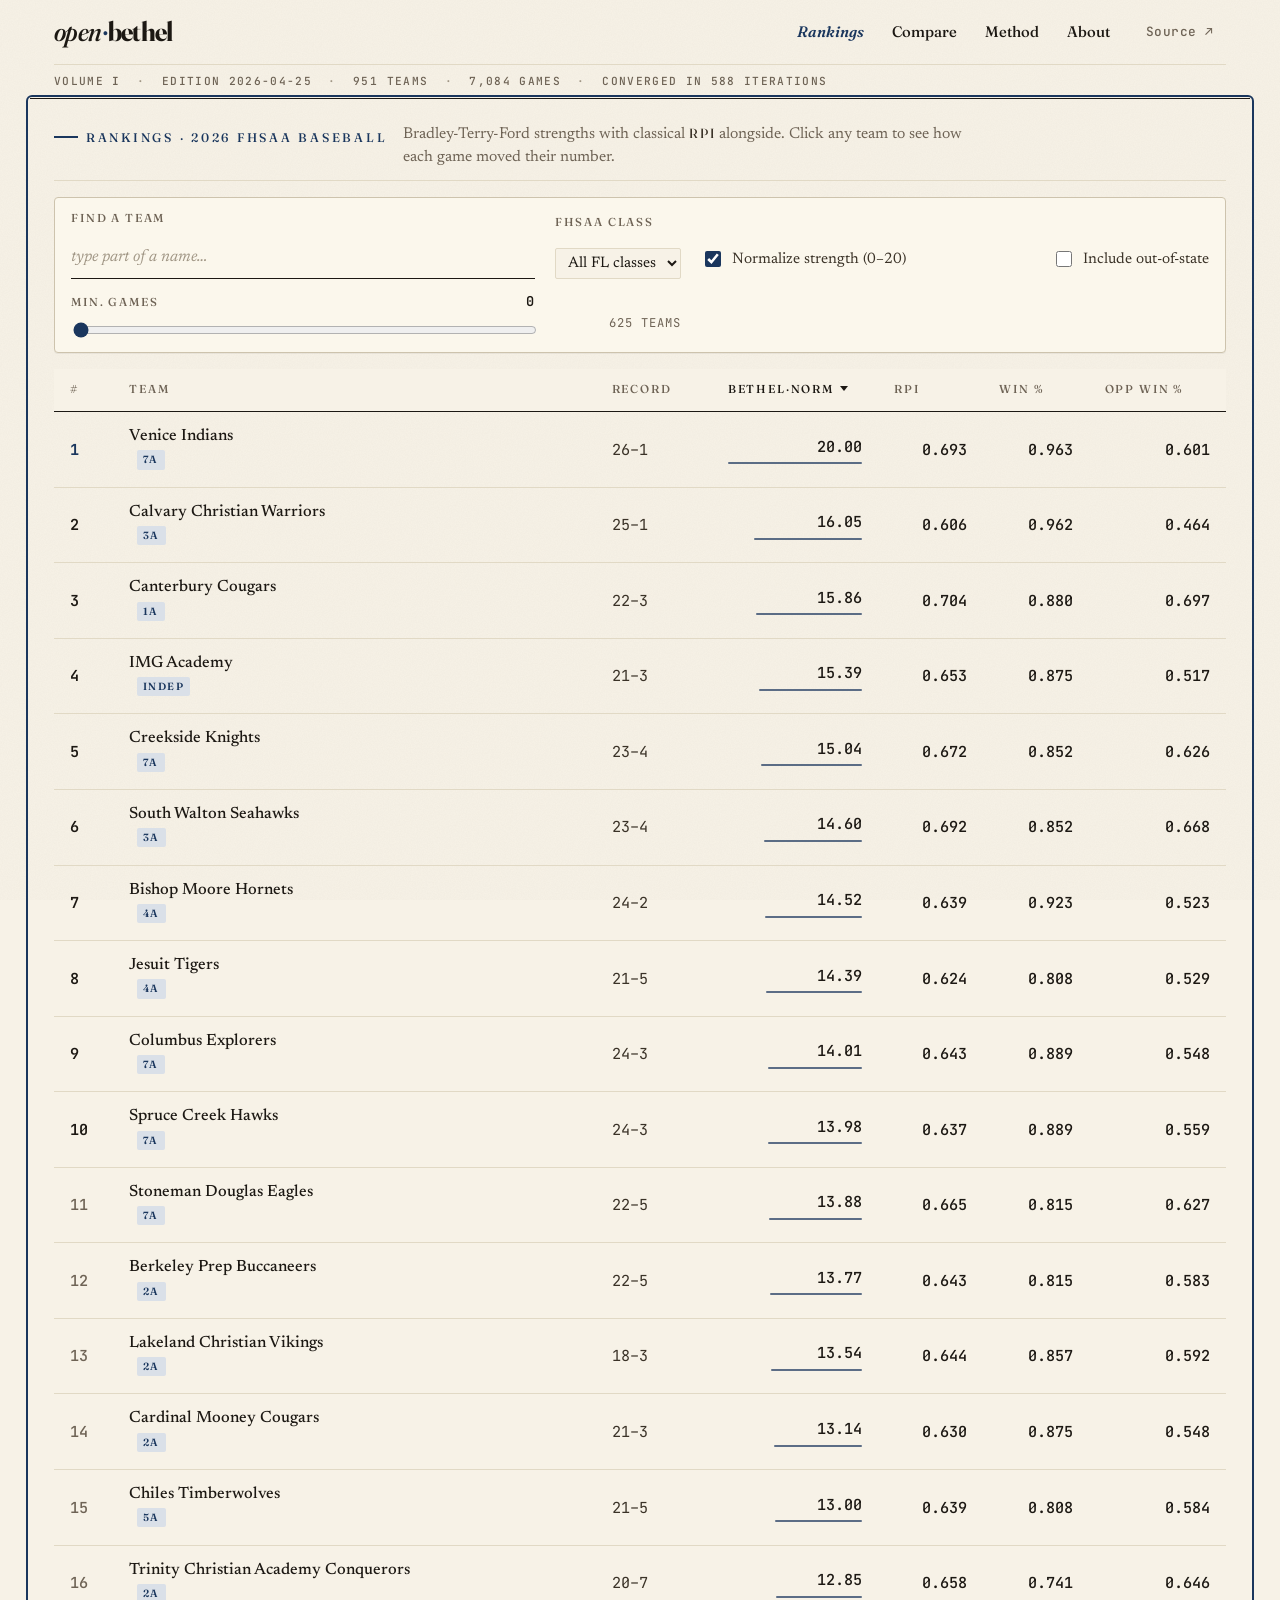
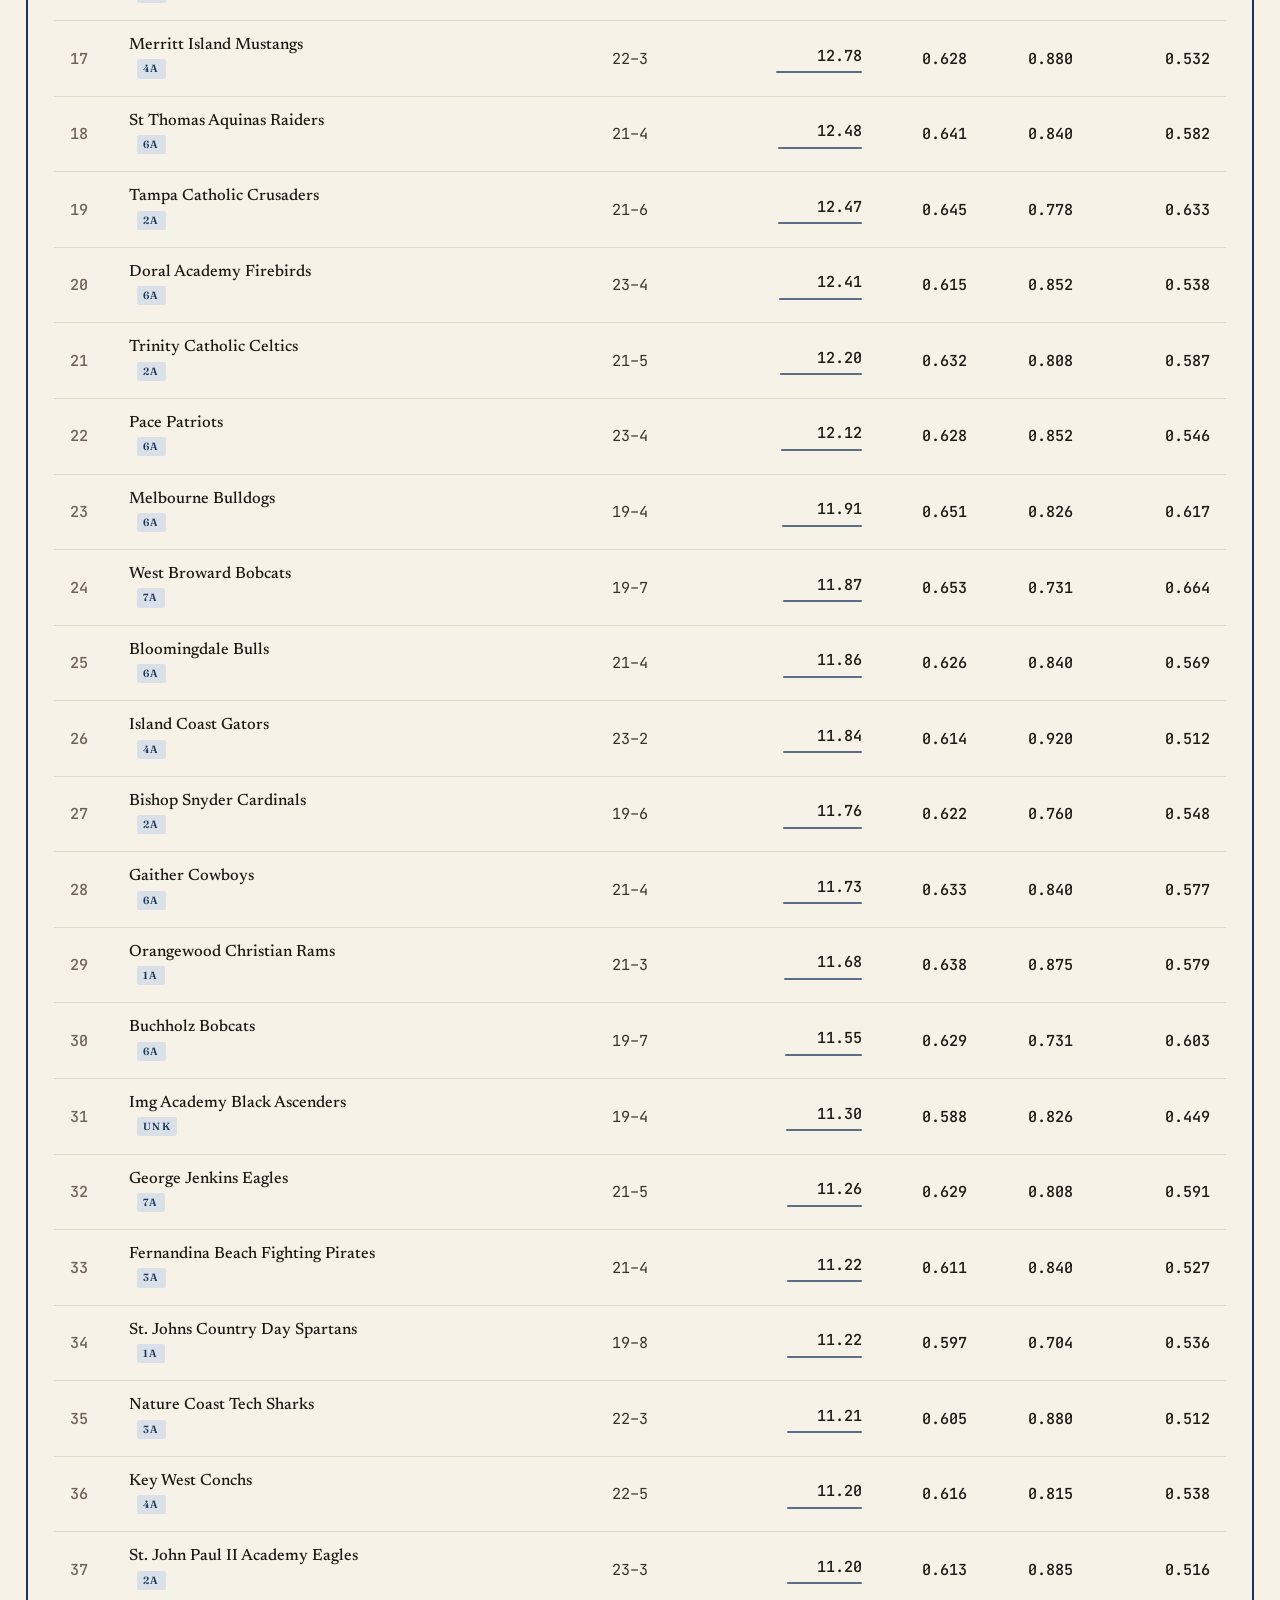
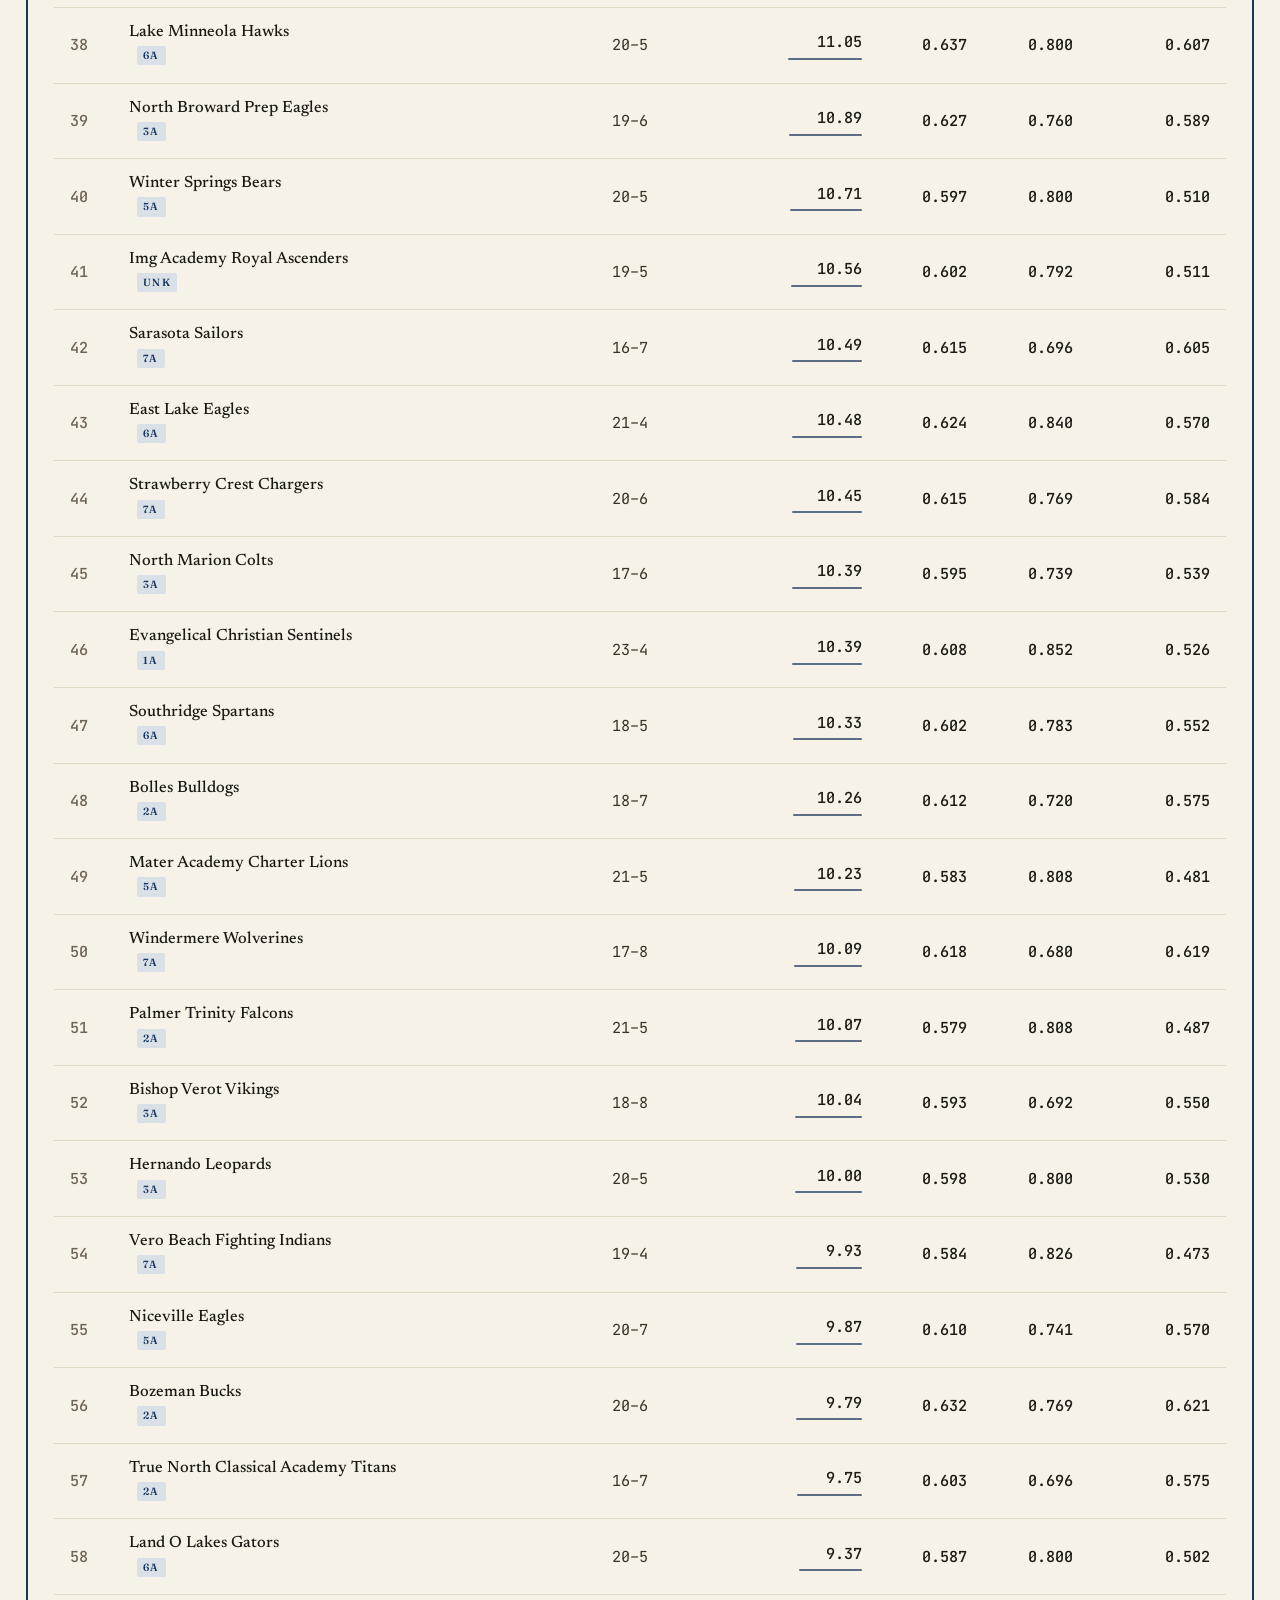
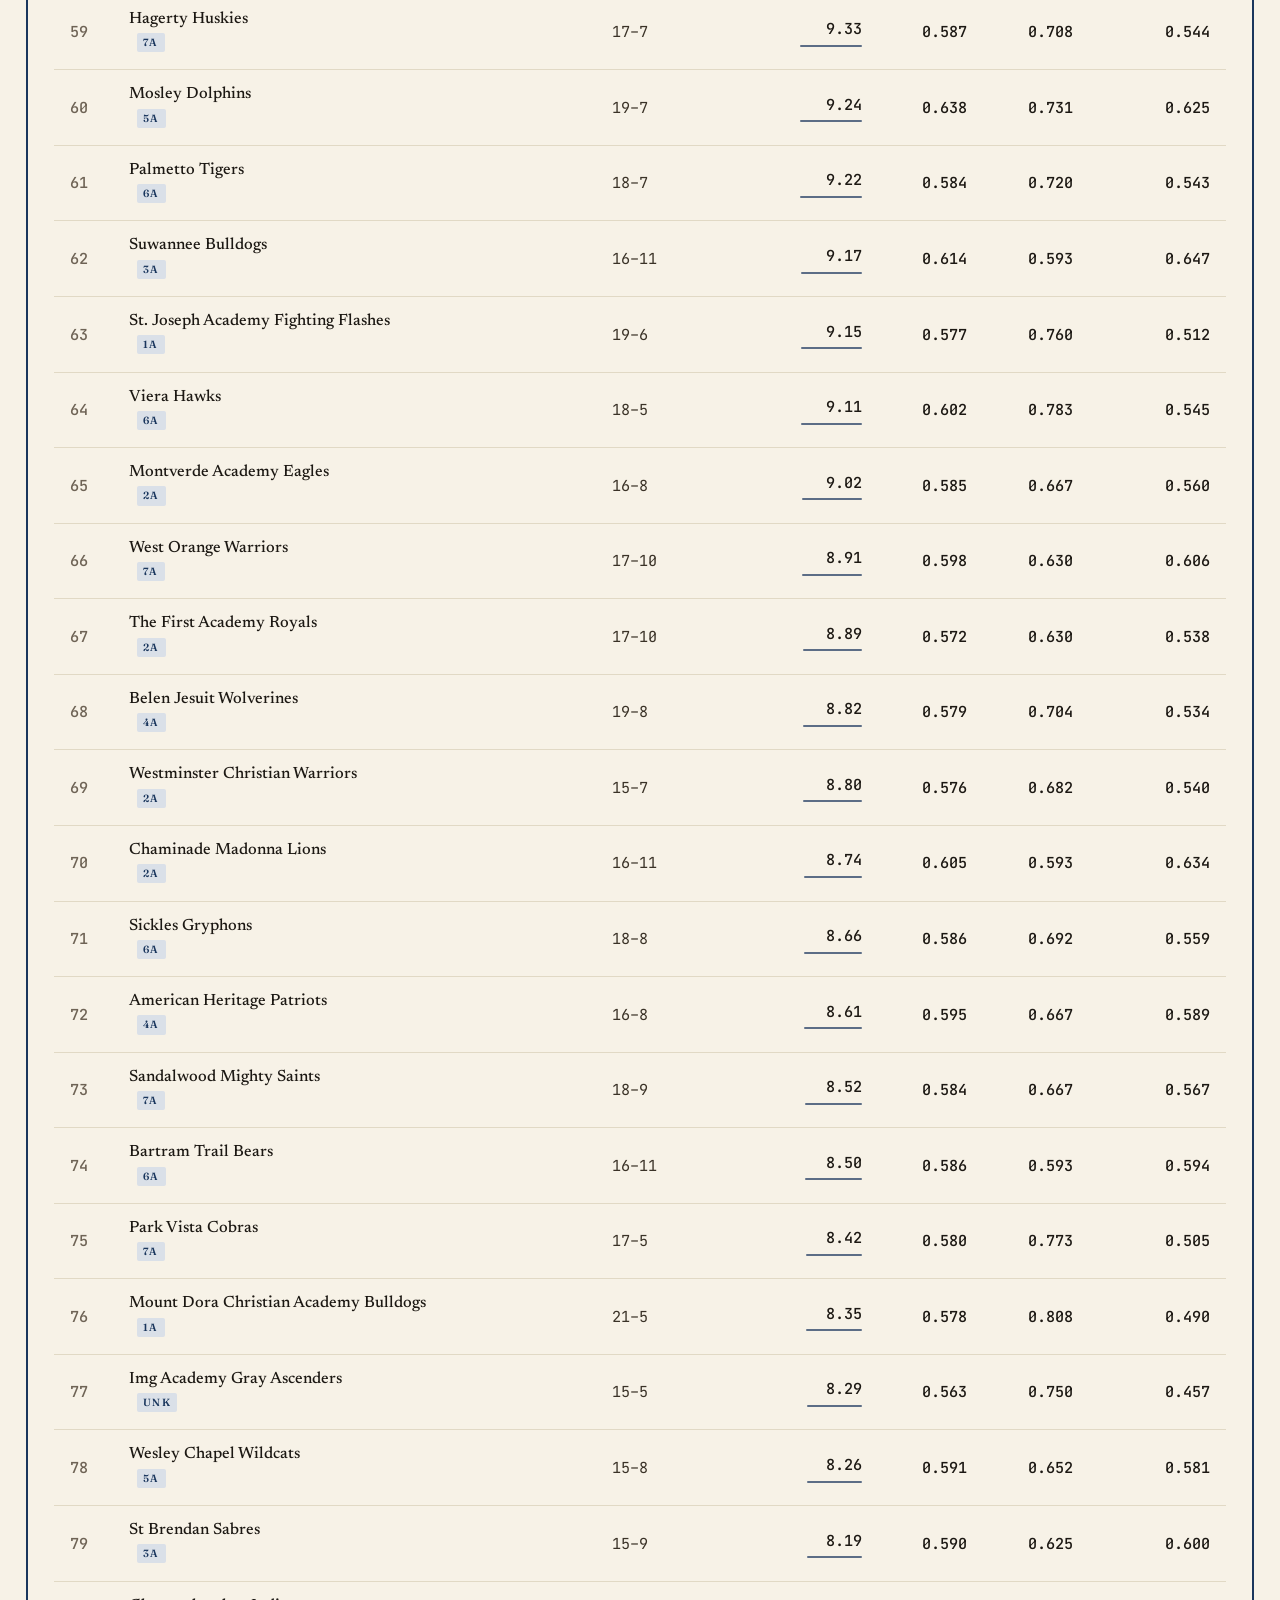
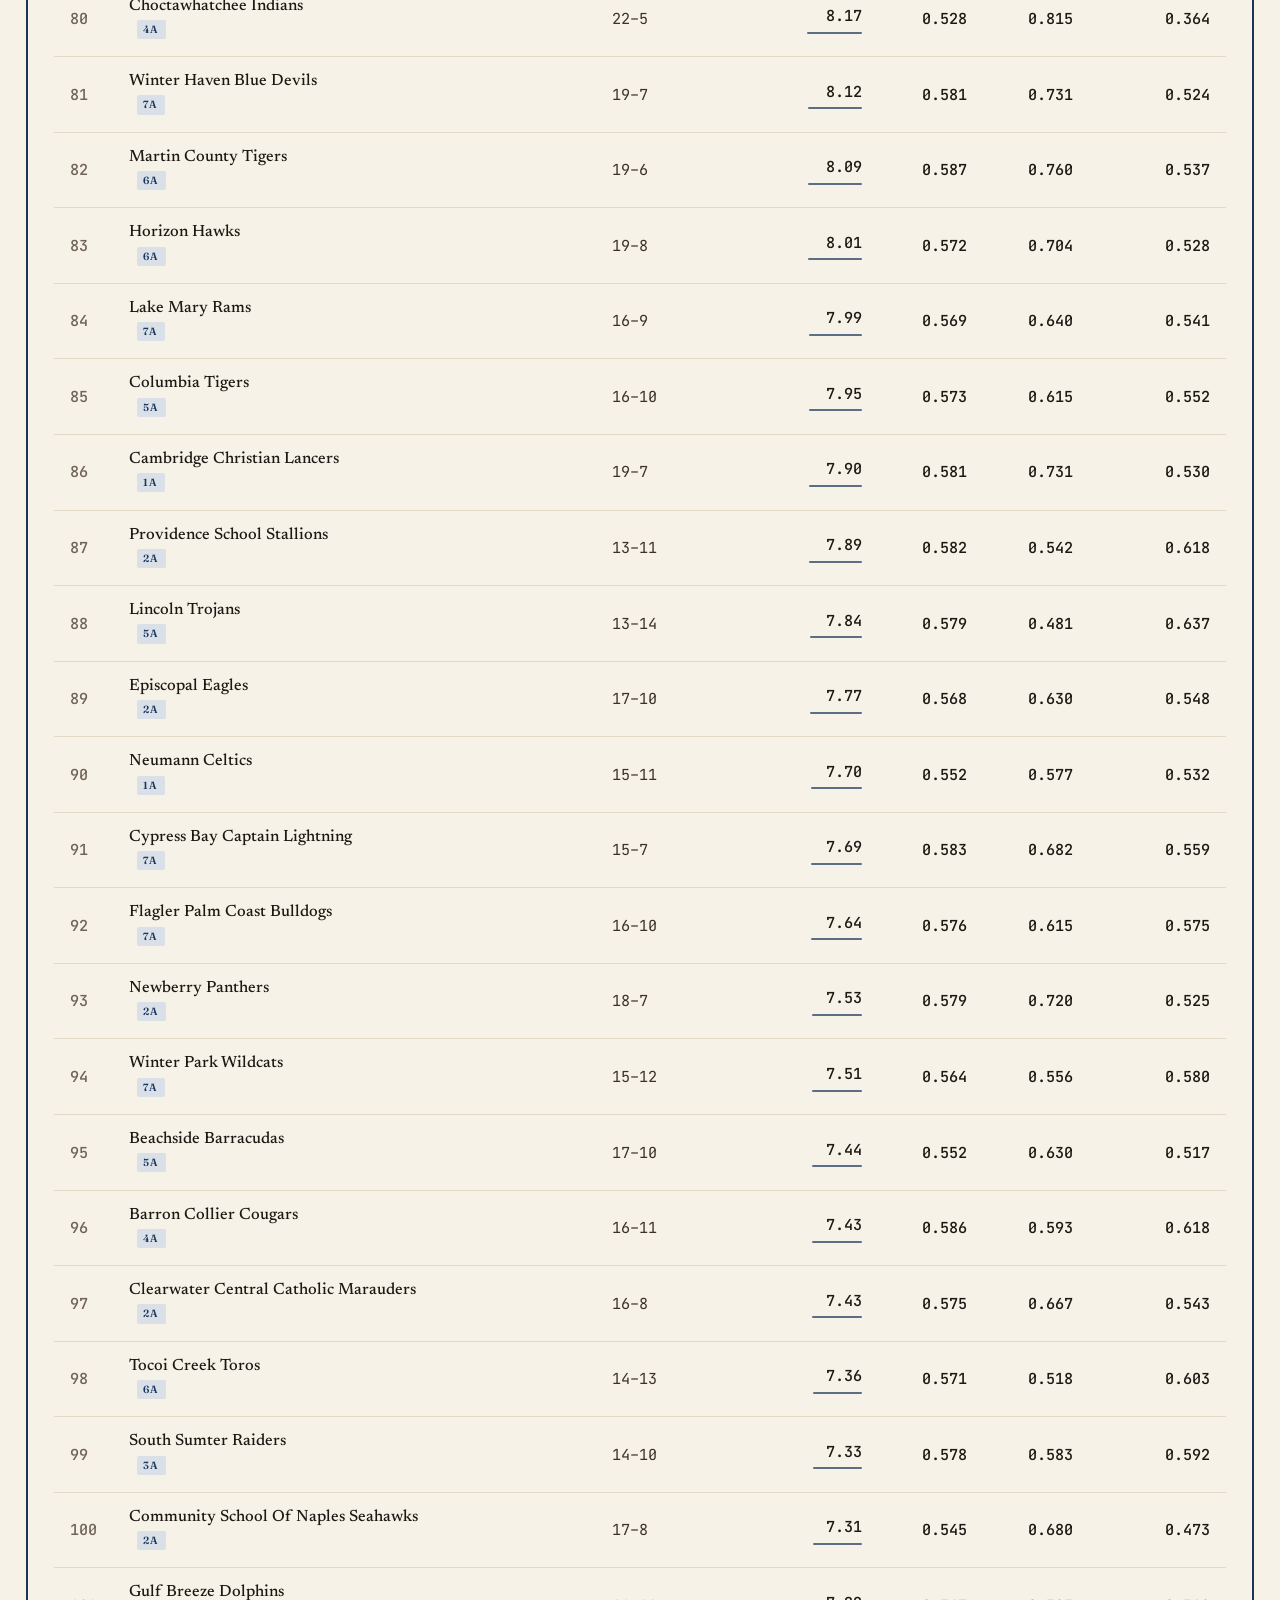
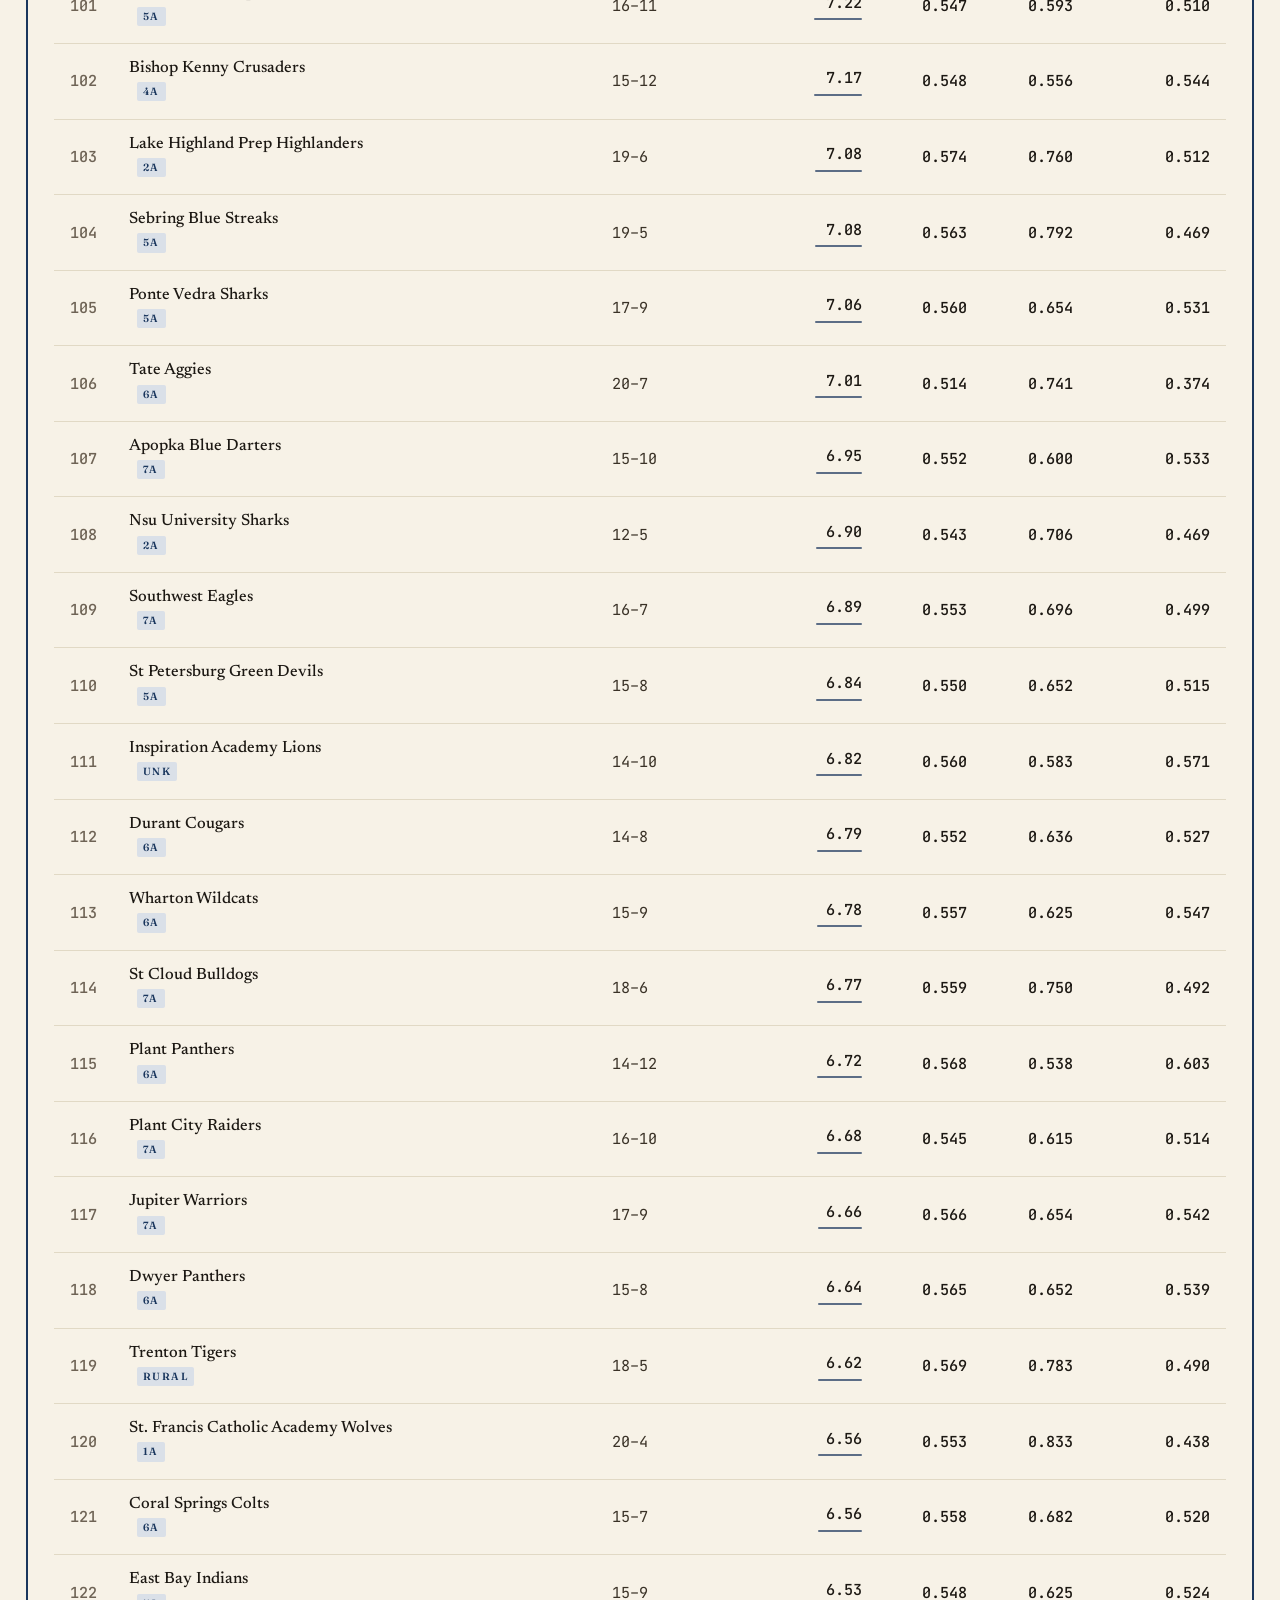
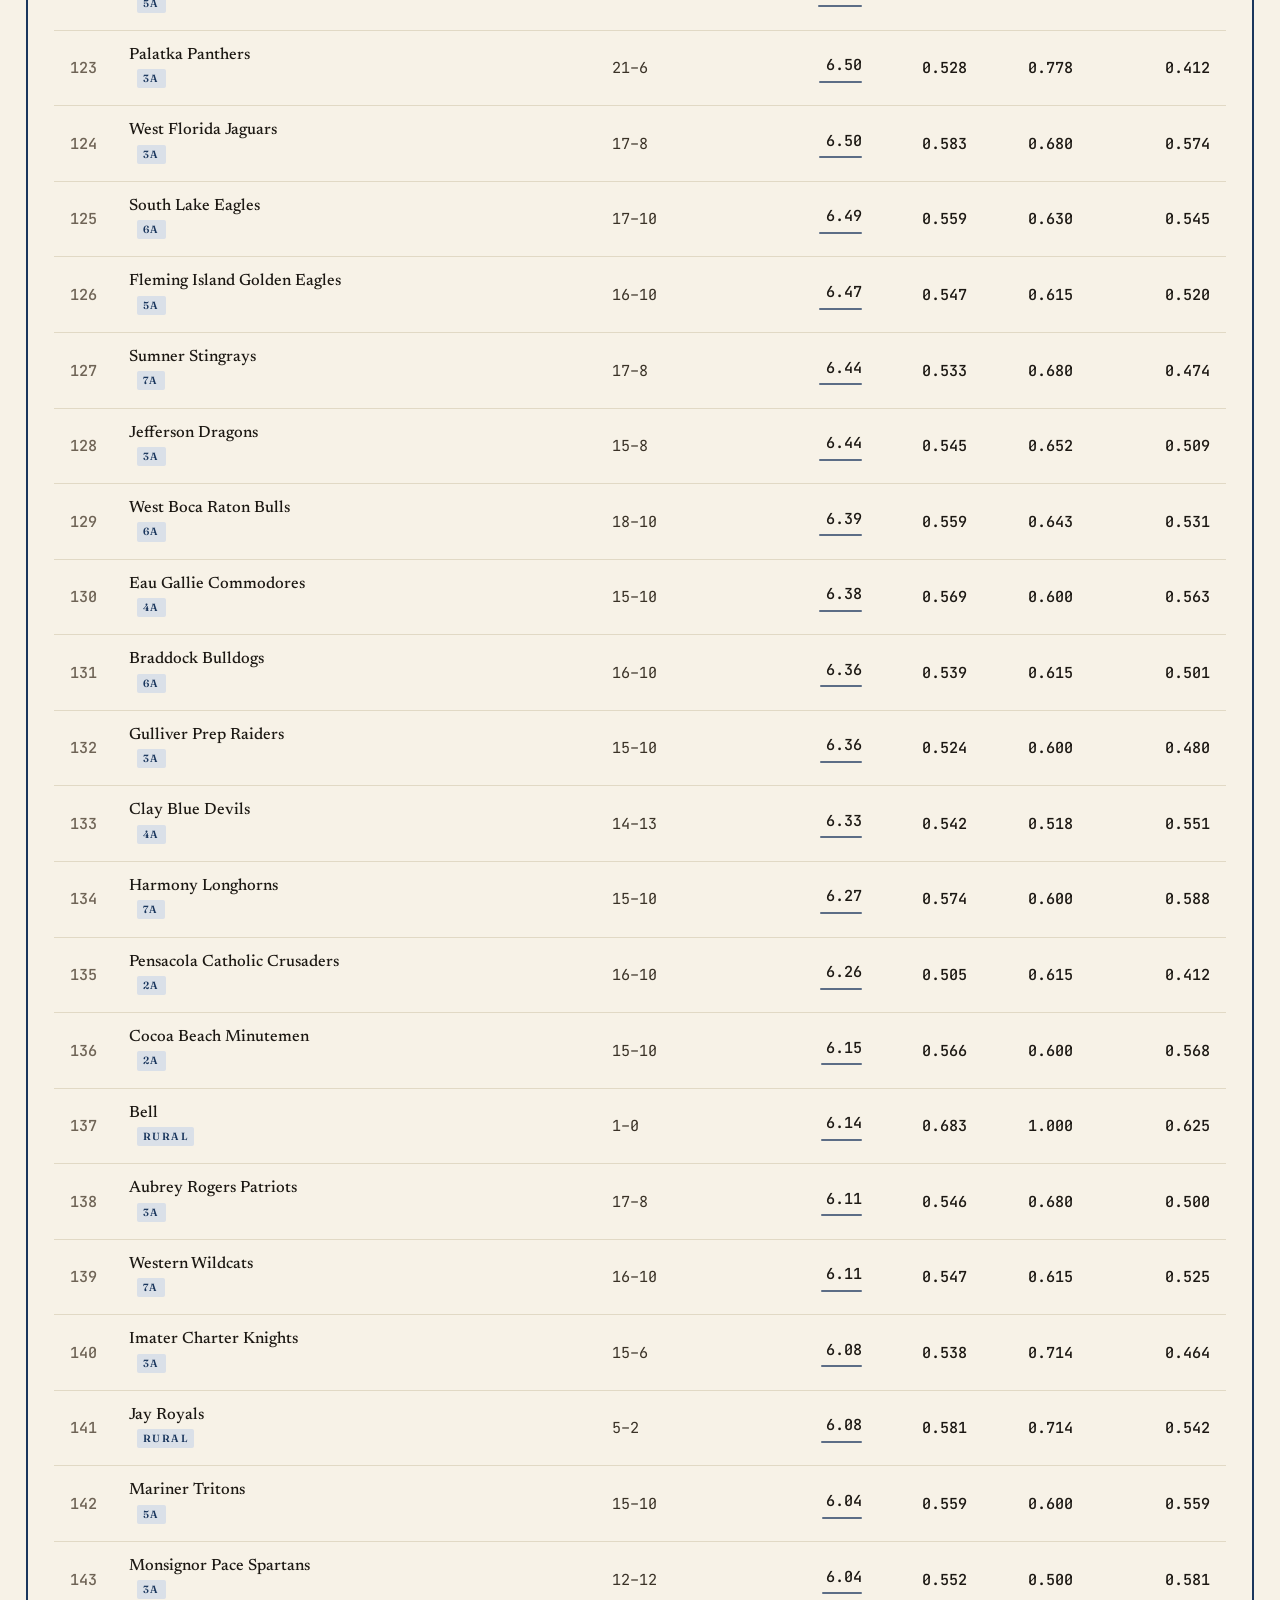
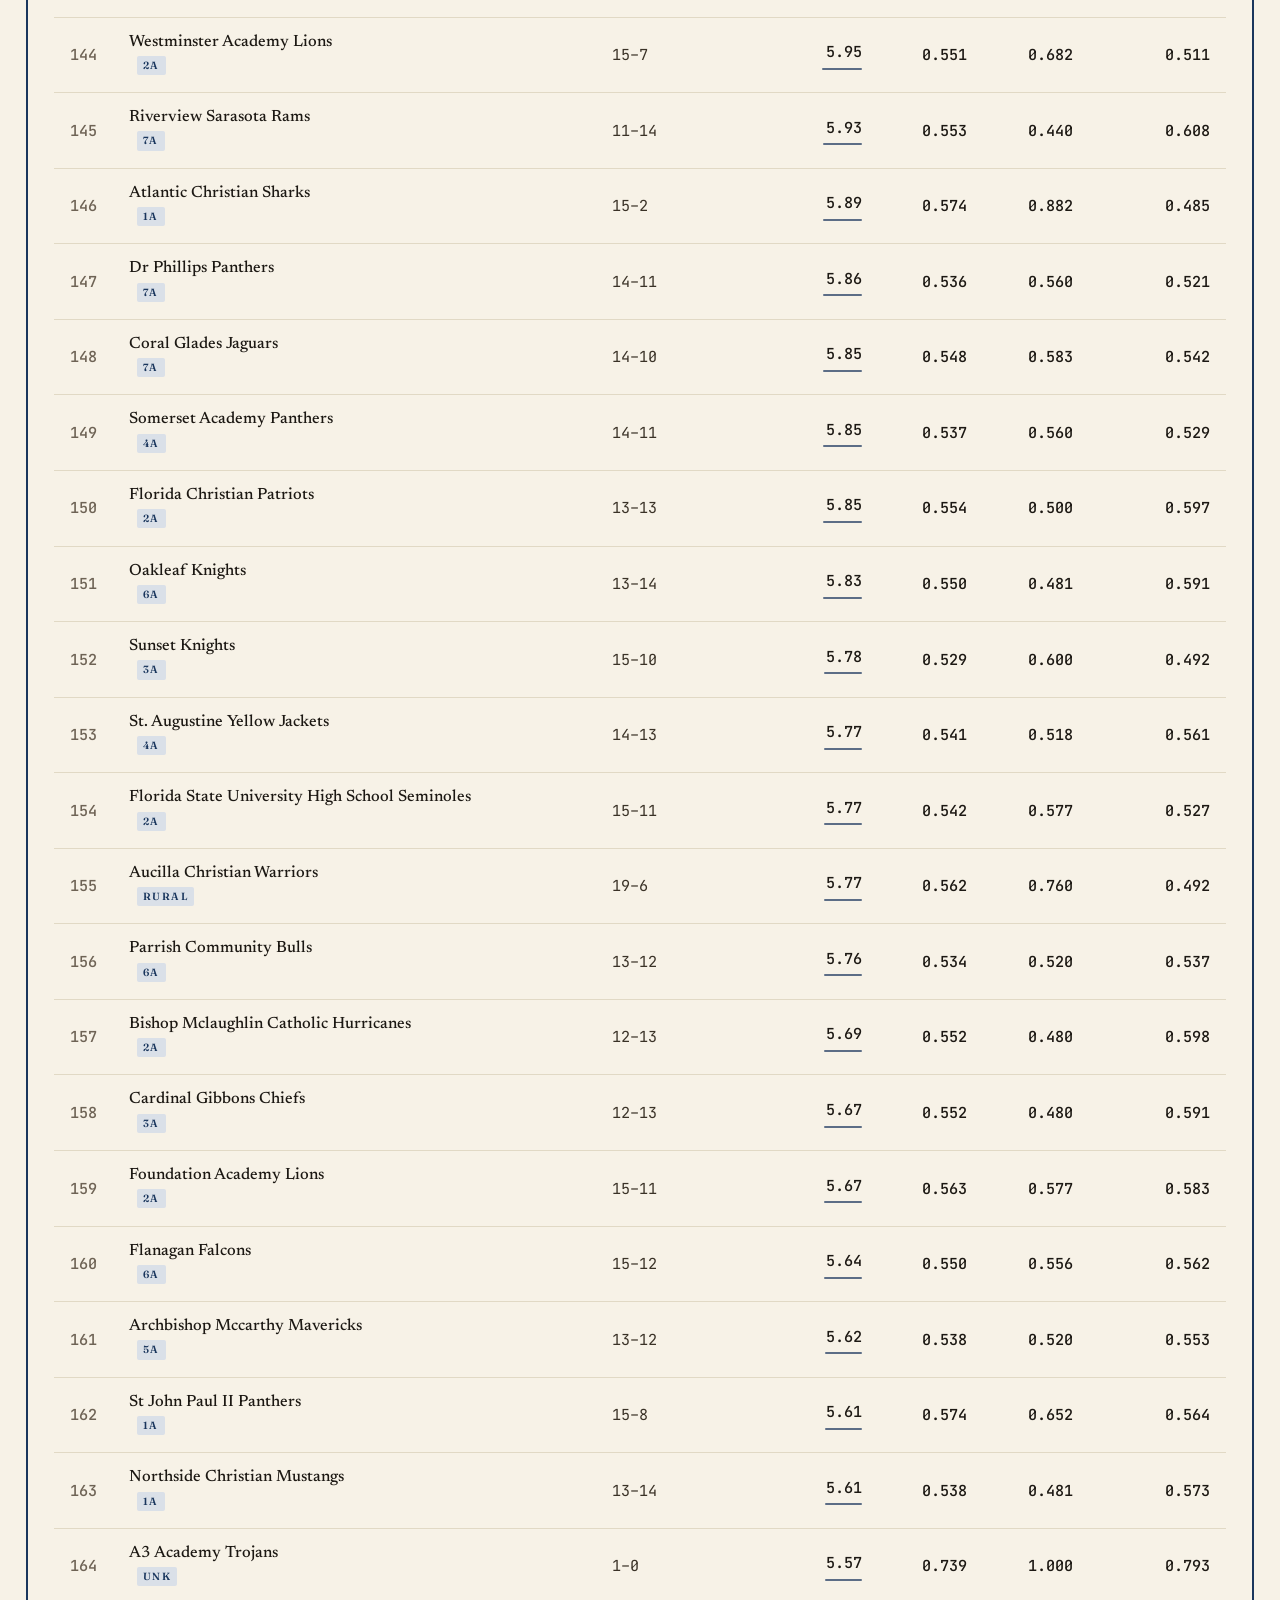
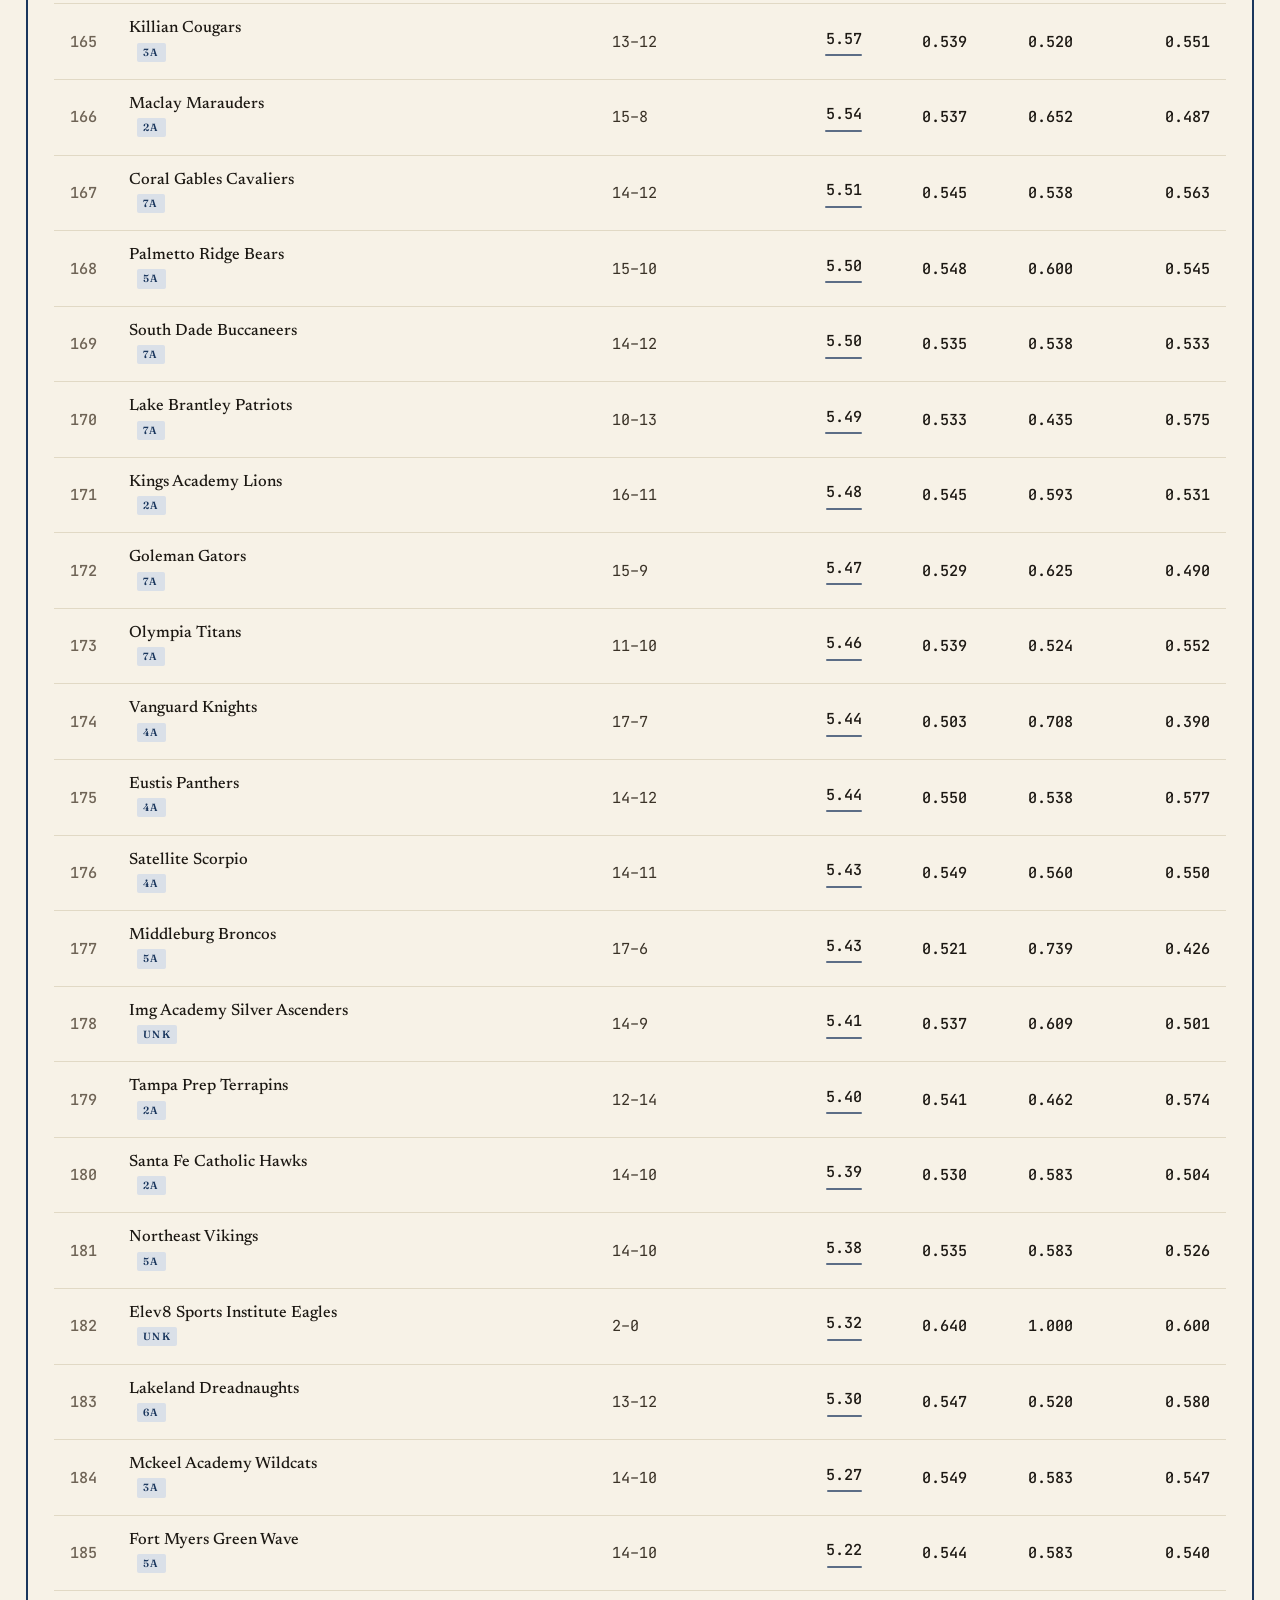
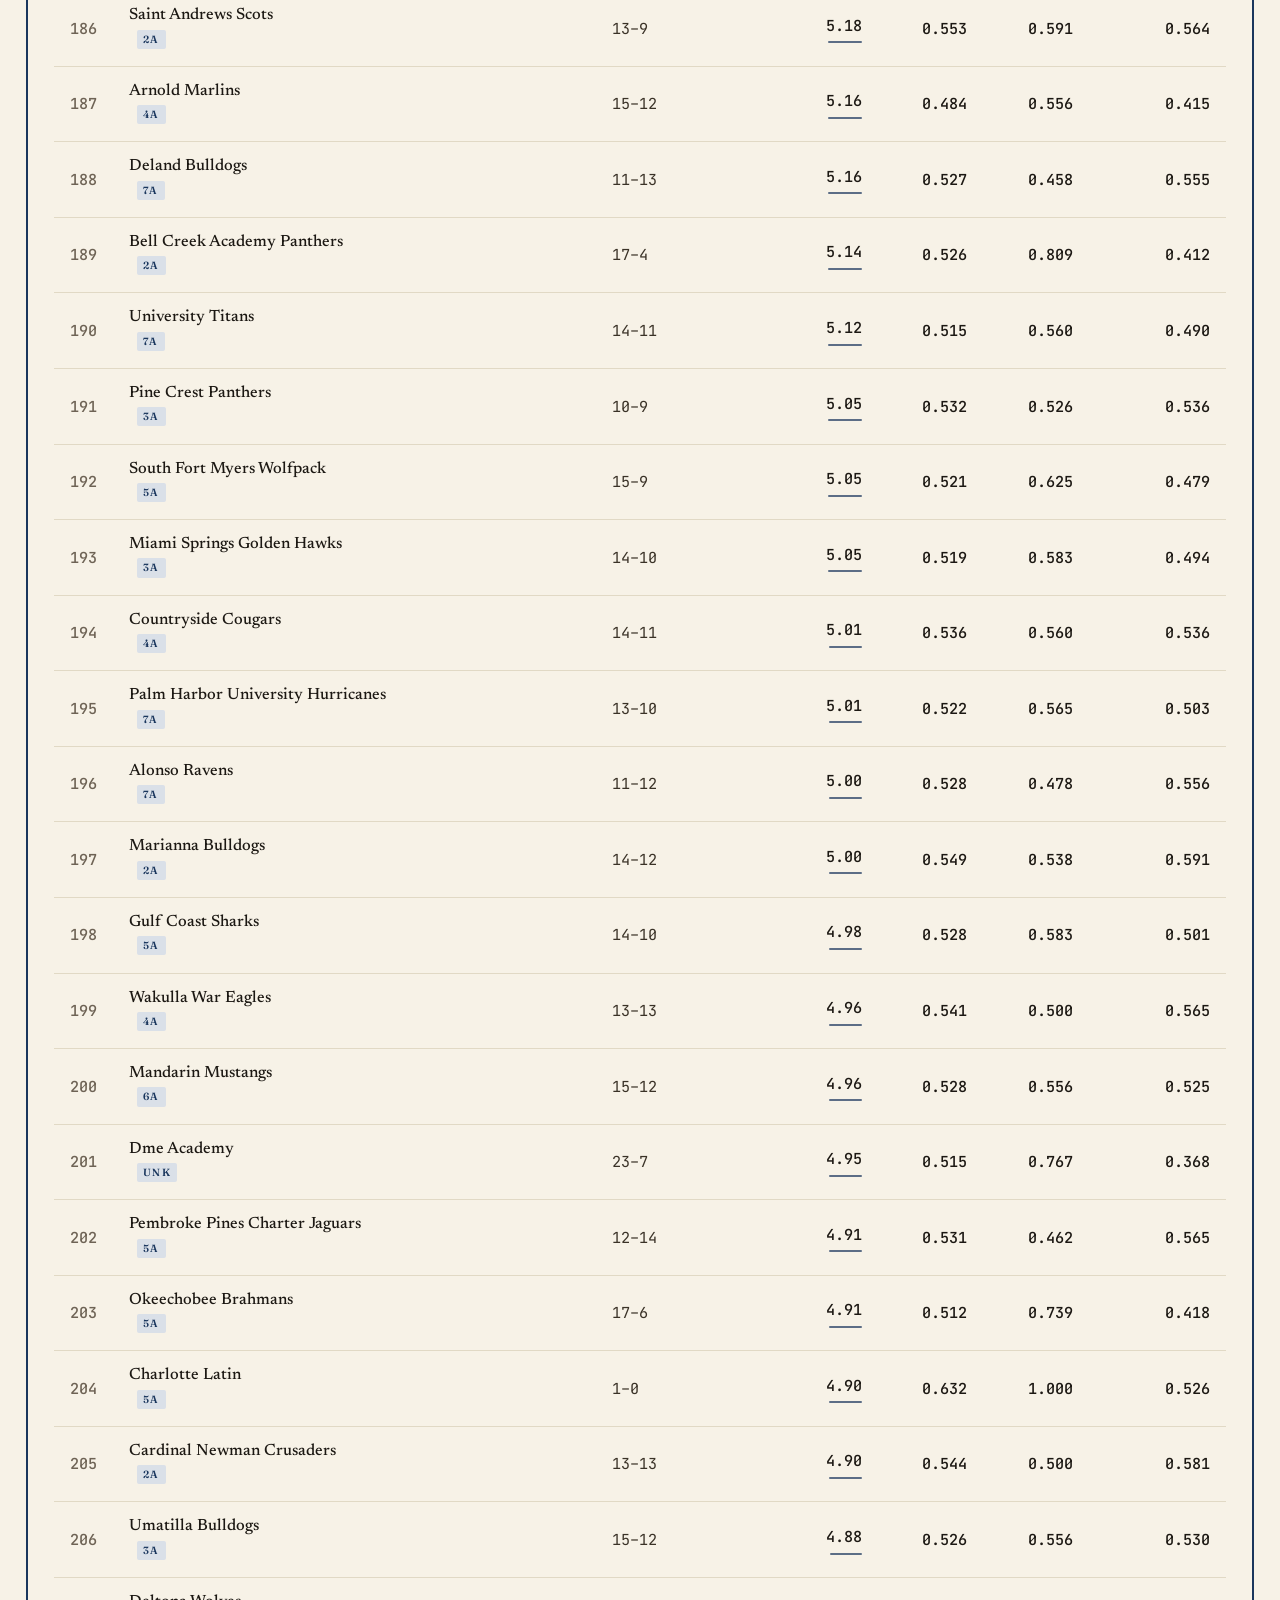
<file: site/public/index.html>
<!DOCTYPE html>
<html lang="en">
<head>
  <meta charset="UTF-8">
  <meta name="viewport" content="width=device-width, initial-scale=1.0">
  <title>open-bethel — FHSAA baseball rankings, explained</title>
  <meta name="description" content="An open, auditable ranking engine for FHSAA high school baseball. Every ranking explainable down to the individual game.">
  <meta name="color-scheme" content="light">
  <meta name="theme-color" content="#f7f2e7">
  <meta name="robots" content="index, follow">
  <link rel="canonical" href="https://open-bethel.org/">
  <link rel="icon" type="image/svg+xml" href="/favicon.svg">

  <meta property="og:type" content="website">
  <meta property="og:url" content="https://open-bethel.org/">
  <meta property="og:site_name" content="open-bethel">
  <meta property="og:title" content="open-bethel — FHSAA baseball rankings, explained">
  <meta property="og:description" content="An open, auditable ranking engine for FHSAA high school baseball. Every ranking explainable down to the individual game.">
  <meta property="og:image" content="https://open-bethel.org/og-image.png">
  <meta property="og:image:width" content="1200">
  <meta property="og:image:height" content="630">
  <meta property="og:image:alt" content="open-bethel — an open, auditable ranking engine">

  <meta name="twitter:card" content="summary_large_image">
  <meta name="twitter:title" content="open-bethel — FHSAA baseball rankings, explained">
  <meta name="twitter:description" content="An open, auditable ranking engine for FHSAA high school baseball.">
  <meta name="twitter:image" content="https://open-bethel.org/og-image.png">

  <link rel="stylesheet" href="styles.css">
  <script
    data-goatcounter="https://open-bethel.goatcounter.com/count"
    async src="//gc.zgo.at/count.js"></script>
  <link rel="preconnect" href="https://fonts.googleapis.com">
  <link rel="preconnect" href="https://fonts.gstatic.com" crossorigin>
  <link rel="stylesheet" href="https://fonts.googleapis.com/css2?family=Fraunces:ital,opsz,wght,SOFT,WONK@0,9..144,300..900,0..100,0..1;1,9..144,300..900,0..100,0..1&family=Newsreader:ital,opsz,wght@0,6..72,200..800;1,6..72,200..800&family=JetBrains+Mono:wght@300..700&display=swap">
</head>
<body>
  <div class="paper-texture" aria-hidden="true"></div>

  <header class="masthead">
    <div class="masthead-bar">
      <a href="#/" class="wordmark" aria-label="open-bethel, home">
        <span class="wordmark-open">open</span><span class="wordmark-dot">·</span><span class="wordmark-bethel">bethel</span>
      </a>
      <nav class="primary-nav" aria-label="Primary">
        <a href="#/" data-route-match="^/?$">Rankings</a>
        <a href="#/compare" data-route-match="^/compare">Compare</a>
        <a href="#/method" data-route-match="^/method">Method</a>
        <a href="#/about" data-route-match="^/about">About</a>
        <a class="primary-nav-external" href="https://github.com/Londonberry/open-bethel" rel="noopener">Source ↗</a>
      </nav>
    </div>
    <p class="masthead-meta" id="masthead-meta" aria-live="polite"></p>
  </header>

  <main id="app" class="app-main" tabindex="-1">
    <div class="app-loading" role="status" aria-live="polite">
      <span class="app-loading-mark" aria-hidden="true"></span>
      <span>Loading rankings…</span>
    </div>
  </main>

  <footer class="site-footer">
    <div class="site-footer-inner">
      <p class="colophon">
        Built with open data · MIT license · <a href="https://github.com/Londonberry/open-bethel" rel="noopener">github.com/Londonberry/open-bethel</a>
      </p>
      <p class="credit">
        Named for Roy Bethel, whose <span class="sc">2005</span> paper on the Bradley-Terry-Ford model is the mathematical foundation implemented here.
      </p>
    </div>
  </footer>

  <template id="tpl-index">
    <div class="page-head">
      <p class="kicker">Rankings · 2026 FHSAA baseball</p>
      <p class="page-deck">
        Bradley-Terry-Ford strengths with classical <span class="sc">rpi</span> alongside. Click any team to see how each game moved their number.
      </p>
    </div>

    <section class="rankings-controls" aria-label="Filter rankings">
      <div class="control-group control-search">
        <label for="f-search" class="field-label">Find a team</label>
        <input
          id="f-search"
          type="search"
          placeholder="type part of a name…"
          autocomplete="off"
          spellcheck="false"
        />
      </div>
      <div class="control-group control-select">
        <label for="f-class" class="field-label">FHSAA class</label>
        <select id="f-class">
          <option value="">All FL classes</option>
          <option value="7A">7A</option>
          <option value="6A">6A</option>
          <option value="5A">5A</option>
          <option value="4A">4A</option>
          <option value="3A">3A</option>
          <option value="2A">2A</option>
          <option value="1A">1A</option>
          <option value="Indep">Independent</option>
          <option value="Rural">Rural</option>
        </select>
      </div>
      <div class="control-group control-toggle">
        <input id="f-norm" type="checkbox" checked>
        <label for="f-norm">Normalize strength (0–20)</label>
      </div>
      <div class="control-group control-toggle">
        <input id="f-oos" type="checkbox">
        <label for="f-oos">Include out-of-state</label>
      </div>
      <div class="control-group control-range">
        <label for="f-min">Min. games <span class="val" id="f-min-val">0</span></label>
        <input id="f-min" type="range" min="0" max="30" step="1" value="0">
      </div>
      <div class="control-summary" id="rankings-count"></div>
    </section>

    <section class="rankings-table-wrap">
      <table class="rankings-table" id="rankings-table">
        <thead>
          <tr>
            <th class="col-rank" data-sort="rank" scope="col"><span>#</span></th>
            <th class="col-team" data-sort="team" scope="col"><span>Team</span></th>
            <th class="col-record" data-sort="wp" scope="col"><span>Record</span></th>
            <th class="col-bethel is-active" data-sort="bethel" scope="col"><span id="th-bethel-label">Bethel</span></th>
            <th class="col-rpi" data-sort="rpi" scope="col"><span>RPI</span></th>
            <th class="col-wp" data-sort="wp" scope="col"><span>Win %</span></th>
            <th class="col-owp" data-sort="owp" scope="col"><span>Opp Win %</span></th>
          </tr>
        </thead>
        <tbody id="rankings-tbody"></tbody>
      </table>
    </section>

    <aside class="legend-footnote">
      <p>
        <span class="sc">Bethel</span> is the iterative maximum-likelihood strength estimate described in Bethel (2005). A team's strength is the value that, together with every opponent's strength, best explains the observed wins and losses. Geometric mean = 1. Higher is better.
      </p>
      <p>
        <span class="sc">Normalize</span> applies a log-compression (anchored so the top team = 20) to put values on a bounded scale closer to commercial implementations. Ranks don't change.
      </p>
      <p>
        <span class="sc">RPI</span> is the classical 0.25·WP + 0.50·OWP + 0.25·OOWP composite, with opponents' win percentages computed exclusive of head-to-head games.
      </p>
    </aside>
  </template>

  <template id="tpl-team">
    <section class="team-header">
      <div class="team-header-inner">
        <p class="kicker" id="t-breadcrumb">
          <a href="#/">Rankings</a><span aria-hidden="true"> / </span>Team
        </p>
        <h1 class="team-name" id="t-name"></h1>
        <div class="team-stats">
          <div class="stat">
            <p class="stat-label">Record</p>
            <p class="stat-value" id="t-record"></p>
          </div>
          <div class="stat">
            <p class="stat-label">Bethel rank</p>
            <p class="stat-value" id="t-bethel-rank"></p>
          </div>
          <div class="stat">
            <p class="stat-label">Bethel strength</p>
            <p class="stat-value" id="t-bethel-val"></p>
          </div>
          <div class="stat">
            <p class="stat-label">RPI rank</p>
            <p class="stat-value" id="t-rpi-rank"></p>
          </div>
          <div class="stat">
            <p class="stat-label">Win %</p>
            <p class="stat-value" id="t-wp"></p>
          </div>
          <div class="stat">
            <p class="stat-label">Opp Win %</p>
            <p class="stat-value" id="t-owp"></p>
          </div>
        </div>
        <div class="season-strip" id="t-strip" aria-label="Season chronology. Each pip is one game."></div>
        <p class="team-intro" id="t-intro"></p>
      </div>
    </section>

    <section class="team-extremes" id="t-extremes">
      <div class="extreme-column">
        <h2 class="sc section-title">Wins that helped most</h2>
        <ol class="extreme-list" id="t-best-wins"></ol>
      </div>
      <div class="extreme-column">
        <h2 class="sc section-title">Losses that hurt most</h2>
        <ol class="extreme-list" id="t-worst-losses"></ol>
      </div>
    </section>

    <section class="team-schedule">
      <h2 class="sc section-title">Full 2026 schedule</h2>
      <table class="schedule-table">
        <thead>
          <tr>
            <th class="col-sched-date" scope="col">Date</th>
            <th class="col-sched-loc" scope="col" aria-label="Home or away"></th>
            <th class="col-sched-opp" scope="col">Opponent</th>
            <th class="col-sched-opp-str" scope="col">Opp · Bethel</th>
            <th class="col-sched-res" scope="col">Result</th>
            <th class="col-sched-delta" scope="col">Impact</th>
          </tr>
        </thead>
        <tbody id="t-schedule-body"></tbody>
      </table>
      <p class="schedule-note" id="t-schedule-note"></p>
    </section>
  </template>

  <template id="tpl-compare">
    <div class="page-head">
      <p class="kicker">Compare</p>
      <p class="page-deck">
        Pick any two teams. Direct matchups, shared opponents, graph distance, and the Bethel-implied neutral-site win probability.
      </p>
    </div>

    <div class="compare-pickers">
      <div class="team-picker">
        <label for="pick-a" class="field-label">Team A</label>
        <input id="pick-a" type="search" class="team-search" placeholder="start typing…" autocomplete="off" data-side="a" spellcheck="false">
        <div class="team-search-results" id="pick-a-results" role="listbox"></div>
      </div>
      <div class="vs-ornament" aria-hidden="true">vs.</div>
      <div class="team-picker">
        <label for="pick-b" class="field-label">Team B</label>
        <input id="pick-b" type="search" class="team-search" placeholder="start typing…" autocomplete="off" data-side="b" spellcheck="false">
        <div class="team-search-results" id="pick-b-results" role="listbox"></div>
      </div>
    </div>

    <div id="compare-body"></div>
  </template>

  <template id="tpl-method">
    <article class="long-form">
      <p class="kicker">Method</p>
      <h1 class="headline">How these rankings are computed.</h1>

      <aside class="tldr" aria-label="Summary">
        <p class="tldr-label">In one paragraph</p>
        <p>
          Bradley–Terry–Ford: every team has one positive number, its <em>strength</em>, and the probability A beats B on a neutral site is <span class="mono">s<sub>A</sub> / (s<sub>A</sub> + s<sub>B</sub>)</span>. Strengths are fit by iteration until wins predicted by the model match wins observed. No margin of victory. No home-field. No recency weighting. One fictional W + one fictional L per team as a Bayesian prior to keep undefeated/winless teams from diverging.
        </p>
      </aside>

      <p>
        The engine implements the iterative maximum-likelihood method Roy Bethel published in <span class="sc">2005</span>, built on the Bradley–Terry–Ford model for paired comparisons. A team's strength <em>s<sub>t</sub></em> is the positive number that, together with every opponent's strength, best explains the observed wins and losses. Concretely, the probability that team A beats team B on a neutral site is
      </p>
      <p class="formula">
        P(A beats B) = <span class="frac"><span class="num">s<sub>A</sub></span><span class="den">s<sub>A</sub> + s<sub>B</sub></span></span>
      </p>
      <p>
        Strengths are estimated by iteration. At each step, every team's strength is recomputed from its wins and the current strength estimates of its opponents; when the estimates stop changing (to within <span class="mono">1e-10</span>), the algorithm terminates. Real-team strengths are then normalized so their geometric mean is 1.
      </p>

      <h2 class="sc section-title">The Bayesian prior</h2>
      <p>
        Undefeated teams drive the pure maximum-likelihood estimate to infinity; winless teams drive it to zero. The engine applies a small Bayesian prior — one fictional win and one fictional loss for every team, against an anchor of strength 1 — which bounds both extremes without materially moving the interior of the ranking. Bethel discusses this adjustment in §8 of the paper.
      </p>

      <h2 class="sc section-title">Connectivity</h2>
      <p>
        The paper's only unsolved issue is graph connectivity: if two teams have no chain of opponents linking them, their relative strength is not defined by the data. The site flags this rather than hides it. On the <a href="#/compare">Compare</a> page, any pair of teams that never played directly shows the shortest chain of shared opponents. When the chain is empty — when the two teams live in different graph components — the comparison is refused rather than guessed.
      </p>

      <h2 class="sc section-title">Per-game contribution</h2>
      <p>
        For teams where it has been computed, the team page shows how each individual game moved that team's strength. The method is leave-one-out: the engine rebuilds strengths from the graph <em>without</em> a single game and reports the difference. A win against a strong opponent contributes more than a win against a weak one; a loss to a weak opponent hurts more than a loss to a strong one.
      </p>

      <h2 class="sc section-title">What this engine does not do</h2>
      <ul class="long-list">
        <li>It does not adjust for home-field advantage. The paper flags this as future work in §8; we respect that boundary.</li>
        <li>It does not weight recent games more heavily than early-season games.</li>
        <li>It does not cap margin of victory or incorporate score differential at all — winning percentage doesn't know margin, and Bethel's method is a winning-percentage-compatible estimator.</li>
        <li>It does not attempt to match any other ranking system's output. The validation target is predictive accuracy on held-out games, not agreement with a different method.</li>
      </ul>

      <h2 class="sc section-title">Validated on 2026 games</h2>
      <p>
        Trained on games before April 1, 2026 and scored on all games from April 1 onward (n ≈ 1,000), this engine picks the winner 76% of the time and has the lowest log-loss of any method tested — including naive winning-percentage baselines and a classical RPI-as-probability proxy. Full methodology in the <a href="https://github.com/Londonberry/open-bethel/blob/main/docs/phase0-findings.md">findings writeup</a>.
      </p>
    </article>
  </template>

  <template id="tpl-about">
    <article class="long-form">
      <p class="kicker">About</p>
      <h1 class="headline">A ranking you can reproduce.</h1>

      <aside class="tldr" aria-label="Summary">
        <p class="tldr-label">In one paragraph</p>
        <p>
          Rankings that decide who makes the playoffs should be something anyone can re-run. Today they often aren't — the formulas behind state-athletic-association rankings are typically proprietary and unpublished. <strong>open-bethel</strong> publishes the math, the code, the input data, and the output together.
        </p>
      </aside>

      <p>
        When a ranking decides who makes the playoffs or who earns a seed, that ranking should be something any interested party can reproduce. Today it often isn't. The systems that state athletic associations increasingly rely on are proprietary: the formulas are not published, the inputs are not released in full, and even administrators deferring to the numbers cannot always show their work.
      </p>
      <p>
        open-bethel is an effort to change that — by specifying the math in the open, implementing it in the open, and publishing the inputs, the code, and the outputs together so the result is not a black box but a calculation anyone can re-run.
      </p>
      <h2 class="sc section-title">What this site is</h2>
      <p>
        A public explainer for the engine. Every ranking links to a team page where each individual game is visible with its date, opponent, opponent's strength, and — for a curated set of teams — how that single game moved the team's rating. Any two teams can be compared with the graph structure laid out explicitly: direct games if any, shared opponents if not, chain length if neither.
      </p>
      <h2 class="sc section-title">What you're looking at today</h2>
      <p id="about-counts"></p>
      <h2 class="sc section-title">Open, by construction</h2>
      <p>
        The ranking engine ships as a Python package, <span class="mono">open-bethel</span>. The input is a generic list of games — <span class="mono">date, home_team, away_team, home_score, away_score</span> — and the output is a deterministic ranking. Nothing about the engine is state-specific or sport-specific; the FHSAA baseball data on this site is an exemplar, not a hard-coding.
      </p>
      <p>
        Source, license, dataset: <a href="https://github.com/Londonberry/open-bethel">github.com/Londonberry/open-bethel</a>.
      </p>
    </article>
  </template>

  <script src="app.js" type="module"></script>
</body>
</html>
</file>
<file: site/public/styles.css>
/* =========================================================================
   open-bethel — scientific-almanac aesthetic
   Warm paper, editorial serif display, tabular mono data, restrained color.
   ========================================================================= */

/* -----------------------------------------------------------------
   Design tokens
   ----------------------------------------------------------------- */
:root {
  /* Paper & ink */
  --paper: #f7f2e7;
  --paper-soft: #fbf7ec;
  --paper-tint: #efe8d7;
  --ink: #1c1813;
  --ink-soft: #3a3227;
  --ink-muted: #6e6355;
  --ink-faint: #a19786;

  /* Rules & borders */
  --rule: #cdc3ad;
  --rule-soft: #e1d9c5;
  --rule-strong: #1c1813;

  /* Signal */
  --positive: #2f6b3d;
  --positive-soft: #6b9778;
  --positive-wash: #d9e5d3;
  --negative: #8b2332;
  --negative-soft: #b56868;
  --negative-wash: #ecd4d1;
  --neutral-wash: #e4ddcc;

  /* Interactive accent */
  --accent: #1a365d;
  --accent-hover: #254978;
  --accent-wash: #dae0e8;
  --highlight: #f5e39c;

  /* Typography */
  --font-display: "Fraunces", "Newsreader", Georgia, serif;
  --font-body: "Newsreader", "Fraunces", Georgia, serif;
  --font-sans: -apple-system, BlinkMacSystemFont, "Segoe UI", "Helvetica Neue", sans-serif;
  --font-mono: "JetBrains Mono", "SF Mono", Consolas, monospace;

  /* Space scale */
  --space-1: 0.25rem;
  --space-2: 0.5rem;
  --space-3: 0.75rem;
  --space-4: 1rem;
  --space-5: 1.25rem;
  --space-6: 1.5rem;
  --space-8: 2rem;
  --space-10: 2.5rem;
  --space-12: 3rem;
  --space-16: 4rem;
  --space-20: 5rem;
  --space-24: 6rem;

  /* Layout */
  --container-max: 1220px;
  --container-text: 68ch;

  /* Radii */
  --radius-xs: 2px;
  --radius-sm: 4px;

  /* Shadows (very subtle — this is paper, not glass) */
  --shadow-sm: 0 1px 0 rgba(28, 24, 19, 0.05);
  --shadow-md: 0 1px 2px rgba(28, 24, 19, 0.06), 0 2px 8px rgba(28, 24, 19, 0.04);
}

/* -----------------------------------------------------------------
   Reset & base
   ----------------------------------------------------------------- */
*,
*::before,
*::after {
  box-sizing: border-box;
}

html {
  font-size: 16px;
  -webkit-text-size-adjust: 100%;
  scroll-behavior: smooth;
}

body {
  margin: 0;
  min-height: 100vh;
  background: var(--paper);
  color: var(--ink);
  font-family: var(--font-body);
  font-size: 1.0625rem;
  line-height: 1.55;
  font-feature-settings: "kern", "liga", "onum" 1, "ss01" 1;
  -webkit-font-smoothing: antialiased;
  -moz-osx-font-smoothing: grayscale;
  font-synthesis: none;
  text-rendering: optimizeLegibility;
  position: relative;
  overflow-x: hidden;
}

/* Very subtle paper grain. SVG-based noise, layered at low opacity. */
.paper-texture {
  position: fixed;
  inset: 0;
  pointer-events: none;
  z-index: 0;
  opacity: 0.35;
  mix-blend-mode: multiply;
  background-image: url("data:image/svg+xml;utf8,<svg xmlns='http://www.w3.org/2000/svg' width='320' height='320'><filter id='n'><feTurbulence type='fractalNoise' baseFrequency='0.82' numOctaves='2' stitchTiles='stitch'/><feColorMatrix values='0 0 0 0 0.10 0 0 0 0 0.08 0 0 0 0 0.05 0 0 0 0.10 0'/></filter><rect width='100%25' height='100%25' filter='url(%23n)'/></svg>");
}

/* Anchor children above the texture layer */
.masthead,
main,
.site-footer { position: relative; z-index: 1; }

a {
  color: var(--accent);
  text-decoration-thickness: 1px;
  text-underline-offset: 2px;
  text-decoration-color: color-mix(in srgb, var(--accent) 40%, transparent);
  transition: color 0.12s ease, text-decoration-color 0.12s ease;
}
a:hover {
  color: var(--accent-hover);
  text-decoration-color: currentColor;
}

button,
input,
select {
  font: inherit;
  color: inherit;
}

button {
  cursor: pointer;
  background: transparent;
  border: 0;
  padding: 0;
  text-align: inherit;
}

em { font-style: italic; }

strong { font-weight: 600; }

/* Small caps, used as editorial section labels */
.sc {
  font-family: var(--font-display);
  font-variation-settings: "opsz" 144;
  font-weight: 500;
  letter-spacing: 0.18em;
  text-transform: uppercase;
  font-feature-settings: "kern", "liga", "c2sc", "smcp";
}

.mono,
[class*="col-bethel"],
[class*="col-rpi"],
[class*="col-wp"],
[class*="col-owp"] {
  font-family: var(--font-mono);
  font-feature-settings: "tnum", "zero";
  font-variant-numeric: tabular-nums slashed-zero;
}

/* -----------------------------------------------------------------
   Masthead — compact single bar
   ----------------------------------------------------------------- */
.masthead {
  max-width: var(--container-max);
  margin: 0 auto;
  padding: 0 var(--space-6);
  border-bottom: 1px solid var(--rule-strong);
  position: relative;
}

.masthead-bar {
  display: flex;
  align-items: center;
  justify-content: space-between;
  gap: var(--space-6);
  min-height: 60px;
  padding: var(--space-3) 0;
}

.wordmark {
  font-family: var(--font-display);
  font-variation-settings: "opsz" 144, "SOFT" 0, "WONK" 1;
  font-weight: 600;
  font-size: 1.7rem;
  line-height: 1;
  letter-spacing: -0.025em;
  color: var(--ink);
  text-decoration: none;
  flex-shrink: 0;
  white-space: nowrap;
}
.wordmark:hover { color: var(--ink); }

.wordmark-open { font-style: italic; font-variation-settings: "opsz" 144, "SOFT" 30, "WONK" 1; font-weight: 500; }
.wordmark-bethel { font-weight: 700; }
.wordmark-dot { color: var(--accent); padding: 0 0.04em; }

.primary-nav {
  display: flex;
  align-items: center;
  gap: var(--space-1);
  overflow-x: auto;
  scrollbar-width: none;
  -ms-overflow-style: none;
  font-family: var(--font-display);
  font-variation-settings: "opsz" 48;
  font-weight: 500;
  font-size: 0.95rem;
}
.primary-nav::-webkit-scrollbar { display: none; }

.primary-nav a {
  color: var(--ink);
  text-decoration: none;
  padding: var(--space-2) var(--space-3);
  border-radius: var(--radius-xs);
  transition: background 0.14s ease, color 0.14s ease;
  white-space: nowrap;
}
.primary-nav a:hover { background: var(--paper-tint); }
.primary-nav a.is-current {
  font-style: italic;
  font-weight: 600;
  color: var(--accent);
}

.primary-nav-external {
  color: var(--ink-muted) !important;
  font-size: 0.8rem;
  font-family: var(--font-mono);
  letter-spacing: 0.04em;
  margin-left: var(--space-2);
}

.masthead-meta {
  font-family: var(--font-mono);
  font-size: 0.7rem;
  font-weight: 500;
  letter-spacing: 0.12em;
  text-transform: uppercase;
  color: var(--ink-muted);
  margin: 0;
  padding: var(--space-2) 0;
  border-top: 1px solid var(--rule-soft);
  white-space: nowrap;
  overflow-x: auto;
  scrollbar-width: none;
}
.masthead-meta::-webkit-scrollbar { display: none; }
.masthead-meta .sep {
  display: inline-block;
  margin: 0 var(--space-2);
  color: var(--ink-faint);
}

/* -----------------------------------------------------------------
   Main & containers
   ----------------------------------------------------------------- */
.app-main {
  max-width: var(--container-max);
  margin: 0 auto;
  padding: var(--space-6) var(--space-6) var(--space-16);
  outline: none;
}

.app-loading {
  display: flex;
  align-items: center;
  gap: var(--space-3);
  font-family: var(--font-mono);
  font-size: 0.82rem;
  color: var(--ink-muted);
  padding: var(--space-8) 0;
  letter-spacing: 0.05em;
  text-transform: uppercase;
}

.app-loading-mark {
  width: 14px;
  height: 14px;
  border: 1.5px solid var(--ink);
  border-right-color: transparent;
  border-radius: 50%;
  animation: spin 0.8s linear infinite;
}

@keyframes spin {
  to { transform: rotate(360deg); }
}

/* Compact page head for index/compare — kicker + one-line deck, no hero */
.page-head {
  display: flex;
  align-items: baseline;
  flex-wrap: wrap;
  gap: var(--space-2) var(--space-4);
  margin-bottom: var(--space-4);
  padding-bottom: var(--space-3);
  border-bottom: 1px solid var(--rule-soft);
}
.page-head .kicker { margin: 0; }
.page-deck {
  font-family: var(--font-body);
  font-size: 0.98rem;
  line-height: 1.45;
  color: var(--ink-muted);
  margin: 0;
  max-width: 64ch;
  text-wrap: pretty;
}
.page-deck .sc { color: var(--ink-soft); letter-spacing: 0.12em; font-size: 0.85em; }

/* TL;DR block at the top of long-form pages */
.tldr {
  border-left: 2px solid var(--accent);
  padding: var(--space-3) var(--space-5);
  margin: var(--space-5) 0 var(--space-6);
  background: var(--paper-soft);
}
.tldr-label {
  font-family: var(--font-display);
  font-variation-settings: "opsz" 36;
  font-weight: 500;
  font-size: 0.7rem;
  letter-spacing: 0.18em;
  text-transform: uppercase;
  color: var(--accent);
  margin: 0 0 var(--space-1);
}
.tldr p {
  font-family: var(--font-body);
  font-size: 1rem;
  line-height: 1.55;
  color: var(--ink-soft);
  margin: 0;
  text-wrap: pretty;
}
.tldr p + p { margin-top: var(--space-2); }

.kicker {
  font-family: var(--font-display);
  font-variation-settings: "opsz" 48;
  font-weight: 500;
  font-size: 0.78rem;
  letter-spacing: 0.22em;
  text-transform: uppercase;
  color: var(--accent);
  margin: 0 0 var(--space-3);
  display: inline-flex;
  align-items: center;
  gap: var(--space-2);
}
.kicker a { color: inherit; }
.kicker::before {
  content: "";
  width: 24px;
  height: 1.5px;
  background: currentColor;
  display: inline-block;
  vertical-align: middle;
}

.headline {
  font-family: var(--font-display);
  font-variation-settings: "opsz" 144, "SOFT" 0, "WONK" 0;
  font-weight: 500;
  font-size: clamp(1.65rem, 3.4vw, 2.35rem);
  line-height: 1.1;
  letter-spacing: -0.02em;
  color: var(--ink);
  margin: 0 0 var(--space-3);
  max-width: 28ch;
}
.headline em {
  font-style: italic;
  font-variation-settings: "opsz" 144, "SOFT" 30;
}

.deck {
  font-family: var(--font-body);
  font-size: 1.15rem;
  line-height: 1.5;
  color: var(--ink-soft);
  margin: 0;
  max-width: 58ch;
  text-wrap: pretty;
}

/* -----------------------------------------------------------------
   Rankings controls (filters)
   ----------------------------------------------------------------- */
.rankings-controls {
  display: grid;
  grid-template-columns: minmax(180px, 1.4fr) auto minmax(180px, 1fr) auto;
  align-items: end;
  gap: var(--space-3) var(--space-5);
  padding: var(--space-3) var(--space-4);
  margin-bottom: var(--space-4);
  background: var(--paper-soft);
  border: 1px solid var(--rule);
  border-radius: var(--radius-sm);
  position: sticky;
  top: 0;
  z-index: 5;
  box-shadow: var(--shadow-sm);
}

.field-label {
  display: block;
  font-family: var(--font-display);
  font-variation-settings: "opsz" 36;
  font-weight: 500;
  font-size: 0.72rem;
  letter-spacing: 0.16em;
  text-transform: uppercase;
  color: var(--ink-muted);
  margin-bottom: var(--space-2);
}

.control-search input[type="search"] {
  width: 100%;
  padding: var(--space-2) 0;
  border: 0;
  border-bottom: 1px solid var(--ink);
  background: transparent;
  font-family: var(--font-body);
  font-size: 1.05rem;
  color: var(--ink);
  outline: none;
  transition: border-color 0.15s ease;
}
.control-search input[type="search"]:focus {
  border-bottom-color: var(--accent);
}
.control-search input[type="search"]::placeholder {
  color: var(--ink-faint);
  font-style: italic;
}

.control-toggle {
  display: flex;
  align-items: center;
  gap: var(--space-2);
  padding-bottom: var(--space-2);
}
.control-toggle input[type="checkbox"] {
  width: 16px;
  height: 16px;
  accent-color: var(--accent);
  cursor: pointer;
}
.control-toggle label {
  font-family: var(--font-body);
  font-size: 0.95rem;
  color: var(--ink-soft);
  cursor: pointer;
  user-select: none;
}

.control-select {
  display: grid;
  gap: var(--space-2);
}
.control-select select {
  font-family: var(--font-body);
  font-size: 0.95rem;
  color: var(--ink);
  background: var(--paper);
  border: 1px solid var(--rule-soft);
  border-radius: 2px;
  padding: 6px 8px;
  cursor: pointer;
}
.control-select select:focus {
  outline: 2px solid var(--accent);
  outline-offset: 2px;
}

.control-range {
  display: grid;
  gap: var(--space-2);
}
.control-range label {
  display: flex;
  justify-content: space-between;
  align-items: baseline;
  font-family: var(--font-display);
  font-variation-settings: "opsz" 36;
  font-weight: 500;
  font-size: 0.72rem;
  letter-spacing: 0.16em;
  text-transform: uppercase;
  color: var(--ink-muted);
}
.control-range .val {
  font-family: var(--font-mono);
  font-weight: 600;
  font-size: 0.85rem;
  letter-spacing: 0.03em;
  color: var(--ink);
  text-transform: none;
}
.control-range input[type="range"] {
  width: 100%;
  accent-color: var(--accent);
}

.control-summary {
  font-family: var(--font-mono);
  font-size: 0.76rem;
  letter-spacing: 0.08em;
  text-transform: uppercase;
  color: var(--ink-muted);
  align-self: end;
  text-align: right;
  padding-bottom: var(--space-2);
  white-space: nowrap;
}

@media (max-width: 900px) {
  .rankings-controls {
    grid-template-columns: 1fr 1fr;
  }
  .control-search { grid-column: 1 / -1; }
  .control-summary { grid-column: 1 / -1; text-align: left; }
}

/* -----------------------------------------------------------------
   Rankings table
   ----------------------------------------------------------------- */
.rankings-table-wrap {
  overflow-x: auto;
  margin-top: var(--space-4);
  scrollbar-width: thin;
}

table.rankings-table {
  width: 100%;
  min-width: 720px;
  border-collapse: collapse;
  font-family: var(--font-sans);
  font-size: 0.95rem;
}

.rankings-table thead {
  position: sticky;
  top: 0;
  background: var(--paper);
  z-index: 2;
}

.rankings-table th {
  text-align: left;
  padding: var(--space-3) var(--space-4);
  font-family: var(--font-display);
  font-variation-settings: "opsz" 36;
  font-weight: 500;
  font-size: 0.72rem;
  letter-spacing: 0.16em;
  text-transform: uppercase;
  color: var(--ink-muted);
  border-bottom: 1.5px solid var(--ink);
  cursor: pointer;
  user-select: none;
  position: relative;
  white-space: nowrap;
}

.rankings-table th span {
  position: relative;
  padding-right: 14px;
}
.rankings-table th span::after {
  content: "";
  position: absolute;
  right: 0;
  top: 50%;
  margin-top: -3px;
  width: 0;
  height: 0;
  border-left: 4px solid transparent;
  border-right: 4px solid transparent;
  border-top: 5px solid var(--ink-faint);
  opacity: 0;
  transition: opacity 0.15s ease, transform 0.15s ease;
}
.rankings-table th.is-active { color: var(--ink); }
.rankings-table th.is-active span::after { opacity: 1; border-top-color: var(--ink); }
.rankings-table th.is-active.is-asc span::after { transform: rotate(180deg); }

.rankings-table th:hover { color: var(--ink); background: var(--paper-tint); }
.rankings-table th:hover span::after { opacity: 0.5; }

.rankings-table td {
  padding: var(--space-3) var(--space-4);
  border-bottom: 1px solid var(--rule-soft);
  vertical-align: middle;
}

.rankings-table tbody tr {
  cursor: pointer;
  transition: background 0.1s ease;
}
.rankings-table tbody tr:hover {
  background: var(--paper-soft);
}
.rankings-table tbody tr:hover td.col-team { color: var(--accent); }

.col-rank {
  width: 48px;
  font-family: var(--font-mono);
  font-feature-settings: "tnum", "zero";
  font-weight: 500;
  color: var(--ink-muted);
}

td.col-rank {
  font-family: var(--font-mono);
  font-feature-settings: "tnum", "zero";
}
td.col-rank.top-1 { color: var(--accent); font-weight: 700; }
td.col-rank.top-10 { color: var(--ink); font-weight: 600; }

.col-team {
  font-family: var(--font-body);
  font-size: 1.02rem;
  color: var(--ink);
  font-weight: 500;
  transition: color 0.1s ease;
  min-width: 180px;
}

td.col-team .team-display {
  display: block;
}

.team-badge {
  display: inline-block;
  margin-left: var(--space-2);
  font-family: var(--font-display);
  font-variation-settings: "opsz" 36;
  font-weight: 600;
  font-size: 0.65rem;
  letter-spacing: 0.14em;
  padding: 2px 6px 1px;
  background: var(--accent-wash);
  color: var(--accent);
  border-radius: 2px;
  vertical-align: 2px;
  text-transform: uppercase;
}

.col-record {
  font-family: var(--font-mono);
  font-feature-settings: "tnum", "zero";
  font-weight: 400;
  color: var(--ink-soft);
  white-space: nowrap;
  text-align: left;
  min-width: 72px;
}

.col-bethel,
.col-rpi,
.col-wp,
.col-owp {
  text-align: right;
  font-weight: 500;
  min-width: 96px;
  position: relative;
}

.col-bethel {
  color: var(--ink);
}

.strength-bar {
  display: block;
  height: 2px;
  background: var(--accent);
  margin-top: 4px;
  margin-left: auto;
  border-radius: 1px;
  opacity: 0.7;
}

.rankings-empty {
  text-align: center;
  padding: var(--space-12) var(--space-6);
  font-family: var(--font-body);
  font-style: italic;
  color: var(--ink-muted);
}

/* Legend / footnote */
.legend-footnote {
  margin-top: var(--space-10);
  padding-top: var(--space-6);
  border-top: 1px solid var(--rule);
  max-width: 72ch;
}
.legend-footnote p {
  font-family: var(--font-body);
  font-size: 0.92rem;
  line-height: 1.5;
  color: var(--ink-muted);
  margin: 0 0 var(--space-2);
}
.legend-footnote .sc {
  color: var(--ink);
  margin-right: var(--space-1);
}

/* -----------------------------------------------------------------
   Team page
   ----------------------------------------------------------------- */
.team-header {
  margin-bottom: var(--space-8);
  position: relative;
}

.team-header-inner {
  display: grid;
  gap: var(--space-3);
}

.team-name {
  font-family: var(--font-display);
  font-variation-settings: "opsz" 144, "WONK" 1;
  font-weight: 500;
  font-size: clamp(1.75rem, 4vw, 2.5rem);
  line-height: 1.05;
  letter-spacing: -0.02em;
  margin: 0;
  text-wrap: balance;
}

.team-stats {
  display: grid;
  grid-template-columns: repeat(auto-fit, minmax(130px, 1fr));
  gap: var(--space-3) var(--space-5);
  margin-top: var(--space-2);
  padding: var(--space-4) 0;
  border-top: 3px double var(--rule-strong);
  border-bottom: 1px solid var(--rule);
}

.stat {
  display: grid;
  gap: 2px;
}
.stat-label {
  font-family: var(--font-display);
  font-variation-settings: "opsz" 36;
  font-weight: 500;
  font-size: 0.7rem;
  letter-spacing: 0.16em;
  text-transform: uppercase;
  color: var(--ink-muted);
  margin: 0;
}
.stat-value {
  font-family: var(--font-mono);
  font-feature-settings: "tnum", "zero";
  font-size: 1.3rem;
  font-weight: 500;
  color: var(--ink);
  margin: 0;
  letter-spacing: -0.01em;
}
.stat-value .sub {
  font-family: var(--font-body);
  font-style: italic;
  font-size: 0.72em;
  color: var(--ink-muted);
  margin-left: 4px;
  letter-spacing: 0;
}

.season-strip {
  display: flex;
  flex-wrap: wrap;
  gap: 3px;
  margin-top: var(--space-4);
  max-width: 640px;
}
.season-strip .pip {
  width: 14px;
  height: 20px;
  border-radius: 2px;
  flex-shrink: 0;
  position: relative;
  cursor: help;
  transition: transform 0.08s ease;
}
.season-strip .pip:hover { transform: scale(1.25); z-index: 2; }
.season-strip .pip.w { background: var(--positive); }
.season-strip .pip.l { background: var(--negative); }
.season-strip .pip[data-game-type="district-tournament"] {
  outline: 1.5px solid var(--ink);
  outline-offset: 1.5px;
}
.season-strip .pip[data-game-type="regional"] {
  outline: 1.5px solid var(--accent);
  outline-offset: 1.5px;
}

.team-intro {
  font-family: var(--font-body);
  font-size: 1.1rem;
  line-height: 1.55;
  color: var(--ink-soft);
  max-width: 64ch;
  margin: var(--space-3) 0 0;
  font-style: italic;
  text-wrap: pretty;
}

/* Best wins / worst losses */
.team-extremes {
  display: grid;
  grid-template-columns: repeat(auto-fit, minmax(280px, 1fr));
  gap: var(--space-8) var(--space-10);
  margin-bottom: var(--space-10);
  padding-top: var(--space-4);
}
.extreme-column {}

.section-title {
  font-family: var(--font-display);
  font-variation-settings: "opsz" 36;
  font-weight: 500;
  font-size: 0.82rem;
  letter-spacing: 0.18em;
  text-transform: uppercase;
  color: var(--ink);
  margin: 0 0 var(--space-3);
  padding-bottom: var(--space-2);
  border-bottom: 1px solid var(--rule-strong);
}

.extreme-list {
  list-style: none;
  padding: 0;
  margin: 0;
  display: grid;
  gap: var(--space-2);
}
.extreme-list li {
  display: grid;
  grid-template-columns: 1fr auto;
  align-items: baseline;
  gap: var(--space-3);
  padding: var(--space-2) 0;
  border-bottom: 1px solid var(--rule-soft);
}
.extreme-list li:last-child { border-bottom: 0; }
.extreme-opp {
  font-family: var(--font-body);
  font-size: 1rem;
  color: var(--ink);
  text-decoration: none;
}
.extreme-opp small {
  display: block;
  font-family: var(--font-mono);
  font-size: 0.74rem;
  color: var(--ink-muted);
  letter-spacing: 0.03em;
  margin-top: 2px;
}
.extreme-delta {
  font-family: var(--font-mono);
  font-feature-settings: "tnum", "zero";
  font-size: 1.05rem;
  font-weight: 500;
  white-space: nowrap;
}
.extreme-delta.pos { color: var(--positive); }
.extreme-delta.neg { color: var(--negative); }
.extreme-empty {
  font-family: var(--font-body);
  font-style: italic;
  color: var(--ink-muted);
  padding: var(--space-3) 0;
}

/* Schedule table */
.team-schedule { margin-bottom: var(--space-10); }

table.schedule-table {
  width: 100%;
  border-collapse: collapse;
  font-family: var(--font-sans);
  font-size: 0.94rem;
}

.schedule-table th {
  text-align: left;
  padding: var(--space-3) var(--space-3);
  font-family: var(--font-display);
  font-variation-settings: "opsz" 36;
  font-weight: 500;
  font-size: 0.7rem;
  letter-spacing: 0.16em;
  text-transform: uppercase;
  color: var(--ink-muted);
  border-bottom: 1.5px solid var(--ink);
  white-space: nowrap;
}

.schedule-table td {
  padding: var(--space-3);
  border-bottom: 1px solid var(--rule-soft);
  vertical-align: middle;
}

.col-sched-date {
  font-family: var(--font-mono);
  font-feature-settings: "tnum", "zero";
  font-size: 0.86rem;
  color: var(--ink-soft);
  white-space: nowrap;
  width: 90px;
}

.col-sched-loc {
  width: 32px;
  text-align: center;
  font-family: var(--font-display);
  font-variation-settings: "opsz" 36;
  font-size: 0.74rem;
  letter-spacing: 0.08em;
  color: var(--ink-muted);
  font-weight: 500;
}

.col-sched-opp {
  font-family: var(--font-body);
  font-size: 1rem;
}
.col-sched-opp a {
  color: var(--ink);
  text-decoration: none;
  border-bottom: 1px dotted var(--rule);
  transition: border-color 0.1s ease, color 0.1s ease;
}
.col-sched-opp a:hover {
  color: var(--accent);
  border-bottom-color: var(--accent);
}

.col-sched-opp-str {
  font-family: var(--font-mono);
  font-feature-settings: "tnum", "zero";
  font-size: 0.86rem;
  color: var(--ink-muted);
  white-space: nowrap;
  text-align: right;
  width: 100px;
}

.col-sched-res {
  width: 96px;
  font-family: var(--font-mono);
  font-feature-settings: "tnum", "zero";
  font-size: 0.92rem;
  white-space: nowrap;
}
.col-sched-res .outcome {
  display: inline-block;
  width: 14px;
  font-family: var(--font-display);
  font-weight: 600;
  margin-right: 4px;
}
.col-sched-res .outcome.w { color: var(--positive); }
.col-sched-res .outcome.l { color: var(--negative); }

.col-sched-delta {
  width: 160px;
  position: relative;
  text-align: right;
  font-family: var(--font-mono);
  font-feature-settings: "tnum", "zero";
  font-size: 0.9rem;
}

.delta-cell {
  display: flex;
  align-items: center;
  gap: var(--space-2);
  justify-content: flex-end;
}
.delta-cell .delta-num {
  min-width: 64px;
  text-align: right;
  font-variant-numeric: tabular-nums;
}
.delta-cell .delta-num.pos { color: var(--positive); }
.delta-cell .delta-num.neg { color: var(--negative); }
.delta-cell .delta-bar {
  width: 70px;
  height: 6px;
  background: color-mix(in srgb, var(--rule) 50%, transparent);
  position: relative;
  border-radius: 1px;
  overflow: hidden;
}
.delta-cell .delta-bar::after {
  content: "";
  position: absolute;
  top: 0;
  height: 100%;
  background: currentColor;
}
.delta-cell.pos .delta-bar::after { left: 50%; width: var(--bar-w, 0%); color: var(--positive); }
.delta-cell.neg .delta-bar::after { right: 50%; width: var(--bar-w, 0%); color: var(--negative); }
.delta-cell .delta-bar::before {
  content: "";
  position: absolute;
  left: 50%;
  top: -2px;
  bottom: -2px;
  width: 1px;
  background: var(--ink);
  opacity: 0.25;
}

.delta-cell.nc { color: var(--ink-faint); }
.delta-cell.nc .delta-num { font-style: italic; font-size: 0.8rem; font-family: var(--font-body); }

tr.game-w { background: transparent; }
tr.game-l { background: transparent; }
tr.game-tournament td:first-child {
  border-left: 2px solid var(--accent);
  padding-left: calc(var(--space-3) - 2px);
}

.schedule-note {
  margin-top: var(--space-4);
  padding-top: var(--space-3);
  border-top: 1px solid var(--rule-soft);
  font-family: var(--font-body);
  font-size: 0.9rem;
  color: var(--ink-muted);
  font-style: italic;
  max-width: 72ch;
}

/* -----------------------------------------------------------------
   Compare page
   ----------------------------------------------------------------- */
.compare-pickers {
  display: grid;
  grid-template-columns: 1fr auto 1fr;
  align-items: start;
  gap: var(--space-4) var(--space-5);
  padding: var(--space-4) var(--space-5);
  border: 1px solid var(--rule);
  border-radius: var(--radius-sm);
  background: var(--paper-soft);
  margin-bottom: var(--space-6);
  position: relative;
}

.team-picker {
  position: relative;
  min-width: 0;
}
.team-picker .team-search {
  display: block;
  width: 100%;
  padding: var(--space-2) 0;
  border: 0;
  border-bottom: 1.5px solid var(--ink);
  background: transparent;
  font-family: var(--font-body);
  font-size: 1.1rem;
  color: var(--ink);
  outline: none;
}
.team-picker .team-search::placeholder {
  color: var(--ink-faint);
  font-style: italic;
}
.team-picker .team-search:focus { border-bottom-color: var(--accent); }

.team-search-results {
  position: absolute;
  top: calc(100% + 4px);
  left: 0;
  right: 0;
  z-index: 10;
  max-height: 280px;
  overflow-y: auto;
  background: var(--paper);
  border: 1px solid var(--rule-strong);
  border-radius: var(--radius-sm);
  box-shadow: var(--shadow-md);
  display: none;
}
.team-search-results.is-open { display: block; }
.team-search-results .result {
  display: grid;
  grid-template-columns: 1fr auto;
  gap: var(--space-3);
  padding: var(--space-2) var(--space-3);
  cursor: pointer;
  align-items: baseline;
  border-bottom: 1px solid var(--rule-soft);
}
.team-search-results .result:last-child { border-bottom: 0; }
.team-search-results .result:hover,
.team-search-results .result.is-active { background: var(--paper-tint); }
.team-search-results .result-name { font-size: 0.96rem; }
.team-search-results .result-meta {
  font-family: var(--font-mono);
  font-size: 0.75rem;
  color: var(--ink-muted);
  letter-spacing: 0.03em;
}

.vs-ornament {
  font-family: var(--font-display);
  font-variation-settings: "opsz" 144, "WONK" 1;
  font-style: italic;
  font-weight: 500;
  font-size: 1.8rem;
  color: var(--ink-muted);
  align-self: center;
  padding-top: 1.4em;
}

/* Compare body */
.compare-empty {
  padding: var(--space-12) 0;
  font-family: var(--font-body);
  font-style: italic;
  color: var(--ink-muted);
  text-align: center;
  border-top: 1px solid var(--rule-soft);
  border-bottom: 1px solid var(--rule-soft);
  max-width: 60ch;
  margin: 0 auto;
}

.compare-grid {
  display: grid;
  gap: var(--space-10);
}

.compare-summary {
  display: grid;
  grid-template-columns: 1fr auto 1fr;
  gap: var(--space-4) var(--space-8);
  align-items: stretch;
  padding: var(--space-6) 0;
  border-top: 3px double var(--rule-strong);
  border-bottom: 3px double var(--rule-strong);
}

.compare-team {
  display: grid;
  gap: var(--space-1);
}
.compare-team .cteam-label {
  font-family: var(--font-display);
  font-variation-settings: "opsz" 36;
  font-weight: 500;
  font-size: 0.7rem;
  letter-spacing: 0.2em;
  text-transform: uppercase;
  color: var(--ink-muted);
  margin: 0;
}
.compare-team .cteam-name {
  font-family: var(--font-display);
  font-variation-settings: "opsz" 144, "WONK" 1;
  font-weight: 500;
  font-size: clamp(1.4rem, 2.4vw, 1.9rem);
  line-height: 1.1;
  margin: 0;
}
.compare-team .cteam-meta {
  font-family: var(--font-mono);
  font-feature-settings: "tnum", "zero";
  font-size: 0.85rem;
  color: var(--ink-muted);
  letter-spacing: 0.03em;
  margin-top: var(--space-1);
}
.compare-team .cteam-strength {
  font-family: var(--font-mono);
  font-feature-settings: "tnum", "zero";
  font-size: 2rem;
  font-weight: 500;
  color: var(--ink);
  letter-spacing: -0.01em;
  margin-top: var(--space-1);
}

.compare-prob {
  display: grid;
  align-content: center;
  text-align: center;
  min-width: 180px;
  padding: 0 var(--space-4);
}
.compare-prob-label {
  font-family: var(--font-display);
  font-variation-settings: "opsz" 36;
  font-weight: 500;
  font-size: 0.68rem;
  letter-spacing: 0.18em;
  text-transform: uppercase;
  color: var(--ink-muted);
}
.prob-bar {
  display: flex;
  align-items: stretch;
  height: 26px;
  margin-top: var(--space-3);
  border-radius: 2px;
  overflow: hidden;
  position: relative;
  background: var(--ink);
}
.prob-bar .prob-a {
  background: var(--accent);
  display: grid;
  place-items: center;
  color: var(--paper);
  font-family: var(--font-mono);
  font-size: 0.78rem;
  font-weight: 500;
  letter-spacing: 0.04em;
  transition: flex-basis 0.25s ease;
  flex-shrink: 0;
  min-width: 28px;
  padding: 0 var(--space-2);
}
.prob-bar .prob-b {
  background: var(--ink-soft);
  display: grid;
  place-items: center;
  color: var(--paper);
  font-family: var(--font-mono);
  font-size: 0.78rem;
  font-weight: 500;
  letter-spacing: 0.04em;
  flex-shrink: 0;
  min-width: 28px;
  padding: 0 var(--space-2);
}

.compare-prob-note {
  font-family: var(--font-body);
  font-style: italic;
  font-size: 0.85rem;
  color: var(--ink-muted);
  margin-top: var(--space-2);
}

.compare-section {
  display: grid;
  gap: var(--space-4);
}
.compare-section h3 {
  font-family: var(--font-display);
  font-variation-settings: "opsz" 36;
  font-weight: 500;
  font-size: 0.82rem;
  letter-spacing: 0.18em;
  text-transform: uppercase;
  color: var(--ink);
  margin: 0 0 var(--space-2);
  padding-bottom: var(--space-2);
  border-bottom: 1px solid var(--rule-strong);
}

.connection-path {
  display: flex;
  align-items: center;
  flex-wrap: wrap;
  gap: var(--space-3);
  padding: var(--space-4);
  background: var(--paper-soft);
  border: 1px solid var(--rule);
  border-radius: var(--radius-sm);
}
.connection-path .node {
  padding: var(--space-1) var(--space-3);
  background: var(--paper);
  border: 1px solid var(--ink);
  font-family: var(--font-body);
  font-size: 0.92rem;
  border-radius: 2px;
}
.connection-path .edge {
  color: var(--ink-muted);
  font-family: var(--font-mono);
  font-size: 0.8rem;
}
.connection-path.direct { background: var(--positive-wash); }
.connection-path.disconnected { background: var(--negative-wash); color: var(--negative); font-style: italic; }

.head-to-head-list,
.shared-opponents {
  list-style: none;
  padding: 0;
  margin: 0;
  display: grid;
  gap: var(--space-1);
}
.head-to-head-list li,
.shared-opponents li {
  padding: var(--space-2) 0;
  border-bottom: 1px solid var(--rule-soft);
  display: grid;
  grid-template-columns: auto 1fr auto;
  align-items: center;
  gap: var(--space-3);
  font-family: var(--font-body);
  font-size: 0.95rem;
}
.head-to-head-list li .date,
.shared-opponents li .label {
  font-family: var(--font-mono);
  font-size: 0.82rem;
  color: var(--ink-muted);
  letter-spacing: 0.03em;
}
.head-to-head-list li .result-chip,
.shared-opponents li .result-chip {
  font-family: var(--font-mono);
  font-size: 0.78rem;
  font-weight: 500;
  padding: 2px 6px;
  border-radius: 2px;
  letter-spacing: 0.04em;
  white-space: nowrap;
}
.result-chip.a { background: var(--accent-wash); color: var(--accent); }
.result-chip.b { background: var(--ink); color: var(--paper); }
.result-chip.split { background: var(--neutral-wash); color: var(--ink-soft); }

/* -----------------------------------------------------------------
   Long-form (about, method)
   ----------------------------------------------------------------- */
.long-form {
  max-width: 68ch;
  margin: 0;
  font-family: var(--font-body);
  font-size: 1.12rem;
  line-height: 1.65;
  color: var(--ink-soft);
  text-wrap: pretty;
}
.long-form .headline { margin-bottom: var(--space-5); max-width: none; }
.long-form p { margin: 0 0 var(--space-4); }
.long-form p + p { margin-top: 0; }
.long-form h2.section-title {
  margin-top: var(--space-8);
  max-width: none;
}
.long-form em { font-style: italic; color: var(--ink); }
.long-form strong { color: var(--ink); font-weight: 600; }
.long-form .mono { font-family: var(--font-mono); font-size: 0.92em; color: var(--ink); }
.long-form .formula {
  font-family: var(--font-body);
  font-size: 1.3rem;
  font-style: italic;
  text-align: center;
  padding: var(--space-5) 0;
  border-top: 1px solid var(--rule-soft);
  border-bottom: 1px solid var(--rule-soft);
  margin: var(--space-5) 0;
}
.long-form .frac {
  display: inline-grid;
  grid-template-rows: auto auto;
  vertical-align: middle;
  text-align: center;
  font-size: 0.82em;
  margin: 0 0.1em;
}
.long-form .frac .num {
  border-bottom: 1px solid currentColor;
  padding: 0 0.3em 0.1em;
}
.long-form .frac .den {
  padding: 0.1em 0.3em 0;
}
.long-form .long-list {
  padding-left: 1.5em;
  margin: 0 0 var(--space-4);
}
.long-form .long-list li { margin-bottom: var(--space-2); }

/* -----------------------------------------------------------------
   Footer
   ----------------------------------------------------------------- */
.site-footer {
  max-width: var(--container-max);
  margin: 0 auto;
  padding: var(--space-8) var(--space-6) var(--space-10);
  border-top: 3px double var(--rule-strong);
}

.site-footer-inner {
  display: grid;
  gap: var(--space-2);
  font-family: var(--font-body);
  font-size: 0.92rem;
  color: var(--ink-muted);
}

.site-footer-inner .colophon { margin: 0; }
.site-footer-inner .credit {
  margin: 0;
  font-style: italic;
  max-width: 60ch;
}

.site-footer-inner .sc {
  font-size: 0.78em;
  letter-spacing: 0.14em;
}

/* -----------------------------------------------------------------
   Responsive — small tablet / large phone
   ----------------------------------------------------------------- */
@media (max-width: 760px) {
  .app-main { padding: var(--space-5) var(--space-4) var(--space-12); }
  .masthead { padding: 0 var(--space-4); }
  .masthead-bar { min-height: 52px; gap: var(--space-3); padding: var(--space-2) 0; }
  .site-footer { padding: var(--space-6) var(--space-4) var(--space-8); }

  .wordmark { font-size: 1.4rem; }
  .primary-nav { font-size: 0.9rem; gap: 0; }
  .primary-nav a { padding: var(--space-2); }
  .primary-nav-external { display: none; }
  .masthead-meta { font-size: 0.66rem; letter-spacing: 0.1em; }

  .compare-pickers {
    grid-template-columns: 1fr;
    padding: var(--space-4);
    gap: var(--space-3);
  }
  .vs-ornament { text-align: center; padding-top: 0; font-size: 1.3rem; }
  .compare-summary {
    grid-template-columns: 1fr;
    gap: var(--space-5);
    padding: var(--space-4) 0;
  }
  .compare-prob { padding: 0; min-width: 0; }

  .col-sched-opp-str { display: none; }
  .col-sched-delta { width: auto; }
  .delta-cell .delta-bar { width: 46px; }

  .rankings-table { min-width: 560px; }
  .col-owp { display: none; }

  .team-extremes { gap: var(--space-5); }
  .long-form { font-size: 1rem; line-height: 1.6; }
  .long-form .formula { font-size: 1.1rem; }
  .tldr { padding: var(--space-3) var(--space-4); }
}

/* -----------------------------------------------------------------
   Responsive — phone
   ----------------------------------------------------------------- */
@media (max-width: 520px) {
  html { font-size: 15px; }
  .app-main { padding: var(--space-4) var(--space-3) var(--space-10); }
  .masthead { padding: 0 var(--space-3); }
  .masthead-bar { gap: var(--space-2); }
  .wordmark { font-size: 1.25rem; }
  .primary-nav { font-size: 0.82rem; }
  .primary-nav a { padding: var(--space-2) 4px; }

  .page-head {
    flex-direction: column;
    align-items: flex-start;
    gap: var(--space-1);
  }
  .page-deck { font-size: 0.95rem; }

  .team-stats {
    grid-template-columns: repeat(3, 1fr);
    gap: var(--space-3) var(--space-3);
  }
  .stat-value { font-size: 1.05rem; }

  /* Controls — search full-width up top, the four refiners pair into 2x2 below */
  .rankings-controls {
    grid-template-columns: 1fr 1fr;
    gap: var(--space-2) var(--space-3);
    padding: var(--space-3);
  }
  .control-search { grid-column: 1 / -1; }
  .control-summary { grid-column: 1 / -1; padding: 0; text-align: right; font-size: 0.68rem; }
  .control-toggle { padding-bottom: 0; align-self: end; }
  .control-toggle label { font-size: 0.85rem; line-height: 1.2; }
  .control-select select { padding: 5px 6px; font-size: 0.9rem; }
  .control-select .field-label,
  .control-range label { font-size: 0.62rem; margin-bottom: 4px; }

  /* Rankings table — show only the four columns that matter on phone */
  .col-wp, .col-owp, .col-rpi { display: none; }
  .rankings-table { min-width: 0; font-size: 0.9rem; }
  .rankings-table th,
  .rankings-table td { padding: var(--space-2) var(--space-2); }
  .col-rank { width: 32px; }
  .col-team { font-size: 0.95rem; min-width: 0; }
  td.col-team .team-display { line-height: 1.25; }
  /* Class chip: smaller, tucked tight to the name */
  .team-badge { font-size: 0.58rem; padding: 1px 4px; margin-left: 6px; vertical-align: 1px; }
  /* Strength bar stays but doesn't crowd the cell */
  .strength-bar { height: 2px; max-width: 80px; }

  /* Schedule — collapse loc into the opp cell visually */
  .schedule-table th,
  .schedule-table td { padding: var(--space-2) var(--space-2); }
  .col-sched-date { width: 60px; font-size: 0.76rem; }
  .col-sched-loc { width: 18px; padding-right: 0; padding-left: var(--space-1); color: var(--ink-faint); }
  .col-sched-opp { padding-left: 4px; }
  .delta-cell .delta-bar { display: none; }

  .team-stats .stat:nth-child(n+5) { display: none; }
  .season-strip .pip { width: 12px; height: 18px; }
}

/* Focus rings */
:focus-visible {
  outline: 2px solid var(--accent);
  outline-offset: 2px;
  border-radius: 2px;
}

/* Print (in case anyone prints a team page as a scouting report) */
@media print {
  .paper-texture,
  .primary-nav,
  .rankings-controls,
  .site-footer { display: none; }
  body { background: #fff; }
  a { color: var(--ink); }
}
</file>
